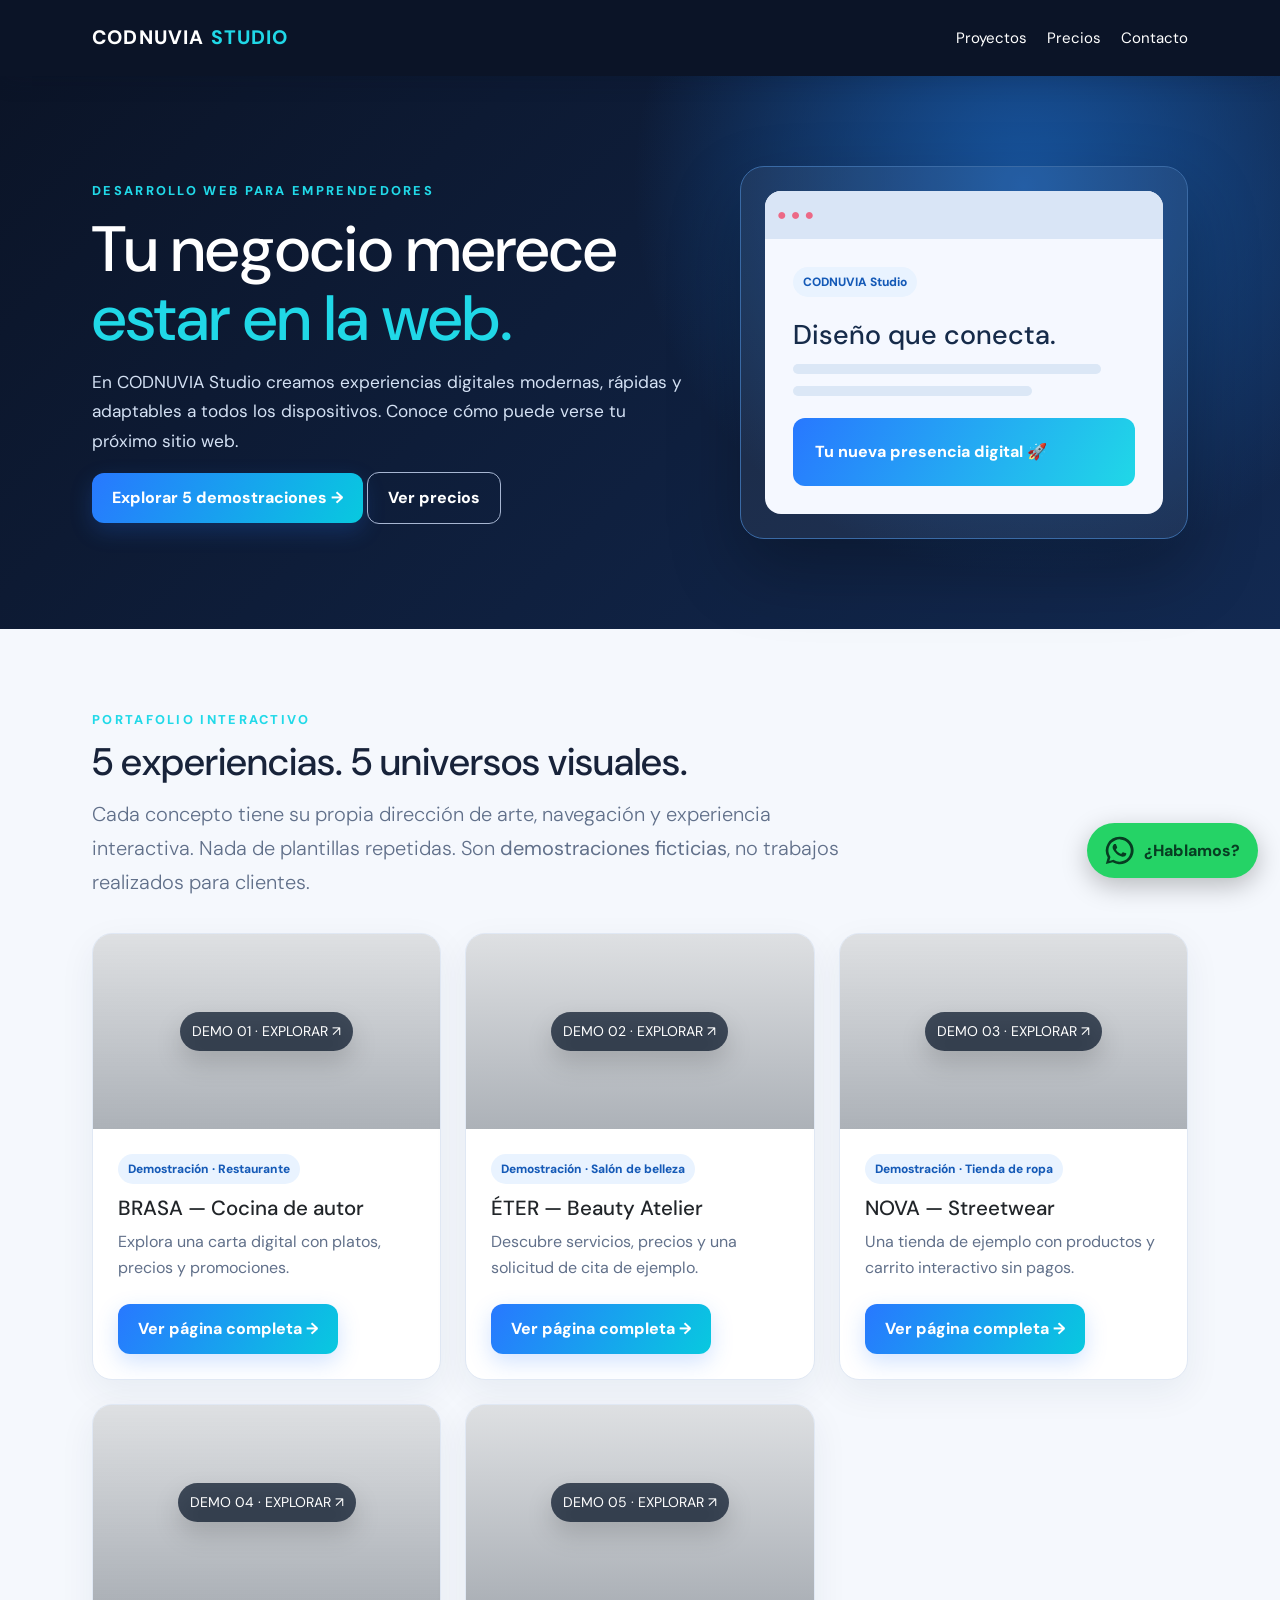
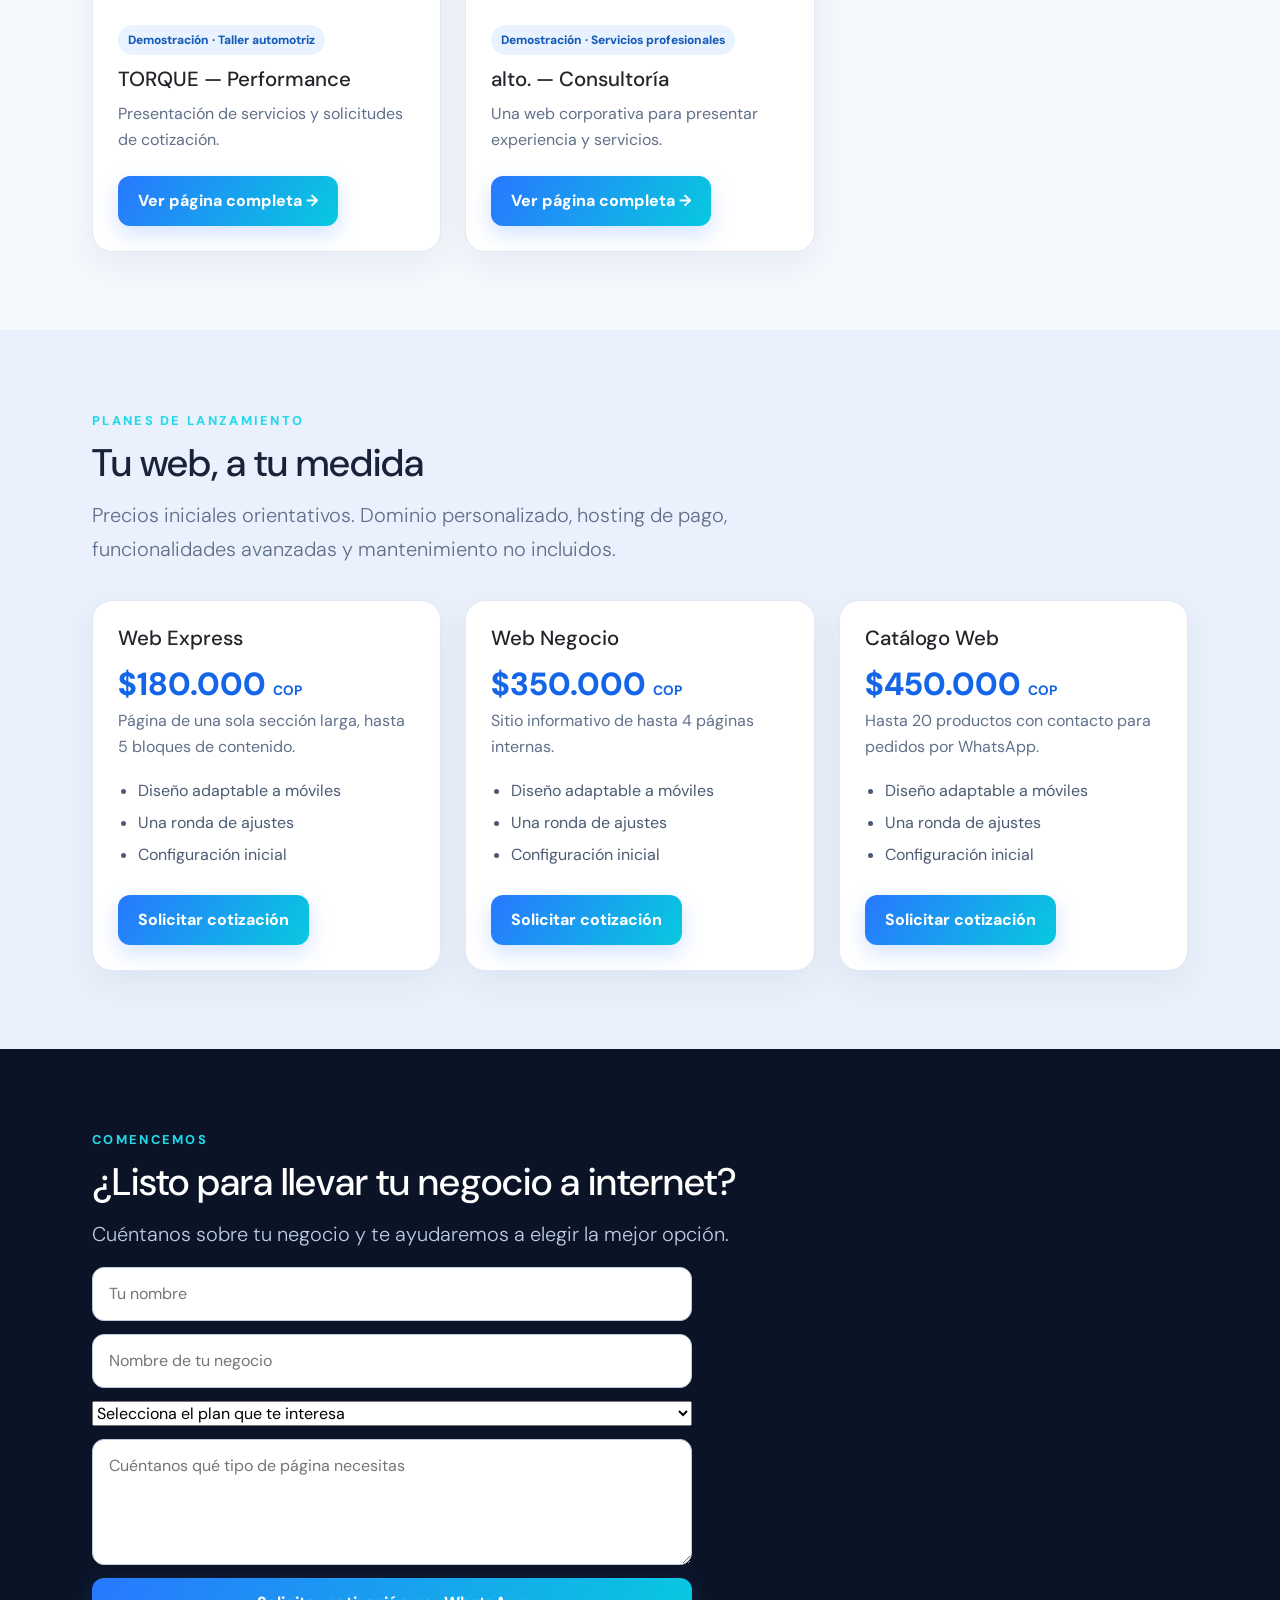
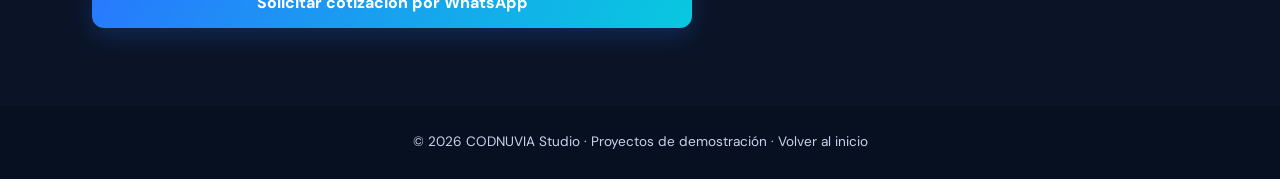
<file: index.html>
<!doctype html><html lang="es"><head><meta charset="utf-8"><meta name="viewport" content="width=device-width, initial-scale=1"><meta name="description" content="Diseño y desarrollo de páginas web para emprendedores y negocios en Colombia. Conoce nuestros planes desde $180.000 COP y solicita una cotización por WhatsApp."><title>CODNUVIA Studio | Páginas web para negocios en Colombia</title><link href="https://cdn.jsdelivr.net/npm/bootstrap@5.3.3/dist/css/bootstrap.min.css" rel="stylesheet"><link rel="stylesheet" href="assets/styles.css"><link rel="icon" href="assets/favicon.svg" type="image/svg+xml"><link rel="canonical" href="https://mariangel1004f.github.io/codnuvia-studio/"><meta name="robots" content="index,follow"><meta property="og:type" content="website"><meta property="og:url" content="https://mariangel1004f.github.io/codnuvia-studio/"><meta property="og:site_name" content="CODNUVIA Studio"><meta property="og:title" content="CODNUVIA Studio | Páginas web para negocios"><meta property="og:description" content="Creamos páginas web modernas para emprendedores y negocios. Planes desde $180.000 COP."><meta name="google-site-verification" content="aC8qSoG8FI5AbH-VyIa7qgejKYsNk5M7QhYCmjBsEqs"></head><body><header class="nav"><div class="container nav-inner"><a class="brand" href="index.html">CODNUVIA <span>STUDIO</span></a><nav class="nav-links" aria-label="Navegación principal"><a href="#proyectos">Proyectos</a><a href="#precios">Precios</a><a href="#contacto">Contacto</a></nav></div></header><main><section class="hero" id="inicio"><div class="container hero-grid"><div><div class="eyebrow">Desarrollo web para emprendedores</div><h1>Tu negocio merece <span style="color:#20d8e7">estar en la web.</span></h1><p>En CODNUVIA Studio creamos experiencias digitales modernas, rápidas y adaptables a todos los dispositivos. Conoce cómo puede verse tu próximo sitio web.</p><a class="btn" href="#proyectos">Explorar 5 demostraciones →</a> <a class="btn outline" href="#precios">Ver precios</a></div><div class="hero-art"><div class="window"><div class="dots">● ● ●</div><div class="window-content"><span class="tag">CODNUVIA Studio</span><h3>Diseño que conecta.</h3><div class="line" style="width:90%"></div><div class="line" style="width:70%"></div><div style="padding:22px;background:linear-gradient(120deg,#2878ff,#20d8e7);border-radius:12px;margin-top:22px;color:white;font-weight:800">Tu nueva presencia digital 🚀</div></div></div></div></div></section><section class="section" id="proyectos"><div class="container"><span class="eyebrow">Portafolio interactivo</span><h2>5 experiencias. 5 universos visuales.</h2><p class="lead">Cada concepto tiene su propia dirección de arte, navegación y experiencia interactiva. Nada de plantillas repetidas. Son <strong>demostraciones ficticias</strong>, no trabajos realizados para clientes.</p><div class="grid"><article class="card"><div class="thumb" style="background:linear-gradient(0deg,#07162955,#07162922),url('https://images.unsplash.com/photo-1547592180-85f173990554?w=700&q=80') center/cover"><span style="font-size:14px;background:#071629b8;color:#fff;padding:9px 12px;border-radius:40px">DEMO 01 · EXPLORAR ↗</span></div><div class="card-content"><span class="tag">Demostración · Restaurante</span><h3>BRASA — Cocina de autor</h3><p>Explora una carta digital con platos, precios y promociones.</p><a class="btn" href="restaurante/index.html">Ver página completa →</a></div></article><article class="card"><div class="thumb" style="background:linear-gradient(0deg,#07162955,#07162922),url('https://images.unsplash.com/photo-1524504388940-b1c1722653e1?w=700&q=80') center/cover"><span style="font-size:14px;background:#071629b8;color:#fff;padding:9px 12px;border-radius:40px">DEMO 02 · EXPLORAR ↗</span></div><div class="card-content"><span class="tag">Demostración · Salón de belleza</span><h3>ÉTER — Beauty Atelier</h3><p>Descubre servicios, precios y una solicitud de cita de ejemplo.</p><a class="btn" href="belleza/index.html">Ver página completa →</a></div></article><article class="card"><div class="thumb" style="background:linear-gradient(0deg,#07162955,#07162922),url('https://images.unsplash.com/photo-1483985988355-763728e1935b?w=700&q=80') center/cover"><span style="font-size:14px;background:#071629b8;color:#fff;padding:9px 12px;border-radius:40px">DEMO 03 · EXPLORAR ↗</span></div><div class="card-content"><span class="tag">Demostración · Tienda de ropa</span><h3>NOVA — Streetwear</h3><p>Una tienda de ejemplo con productos y carrito interactivo sin pagos.</p><a class="btn" href="tienda/index.html">Ver página completa →</a></div></article><article class="card"><div class="thumb" style="background:linear-gradient(0deg,#07162955,#07162922),url('https://images.unsplash.com/photo-1503376780353-7e6692767b70?w=700&q=80') center/cover"><span style="font-size:14px;background:#071629b8;color:#fff;padding:9px 12px;border-radius:40px">DEMO 04 · EXPLORAR ↗</span></div><div class="card-content"><span class="tag">Demostración · Taller automotriz</span><h3>TORQUE — Performance</h3><p>Presentación de servicios y solicitudes de cotización.</p><a class="btn" href="automotriz/index.html">Ver página completa →</a></div></article><article class="card"><div class="thumb" style="background:linear-gradient(0deg,#07162955,#07162922),url('https://images.unsplash.com/photo-1497366811353-6870744d04b2?w=700&q=80') center/cover"><span style="font-size:14px;background:#071629b8;color:#fff;padding:9px 12px;border-radius:40px">DEMO 05 · EXPLORAR ↗</span></div><div class="card-content"><span class="tag">Demostración · Servicios profesionales</span><h3>alto. — Consultoría</h3><p>Una web corporativa para presentar experiencia y servicios.</p><a class="btn" href="profesional/index.html">Ver página completa →</a></div></article></div></div></section><section class="section" id="precios" style="background:#eaf1fc"><div class="container"><span class="eyebrow">Planes de lanzamiento</span><h2>Tu web, a tu medida</h2><p class="lead">Precios iniciales orientativos. Dominio personalizado, hosting de pago, funcionalidades avanzadas y mantenimiento no incluidos.</p><div class="grid"><article class="card"><div class="card-content"><h3>Web Express</h3><div class="price">$180.000 <small style="font-size:.85rem">COP</small></div><p>Página de una sola sección larga, hasta 5 bloques de contenido.</p><ul class="features"><li>Diseño adaptable a móviles</li><li>Una ronda de ajustes</li><li>Configuración inicial</li></ul><a class="btn" href="#contacto" data-plan="Web Express">Solicitar cotización</a></div></article><article class="card"><div class="card-content"><h3>Web Negocio</h3><div class="price">$350.000 <small style="font-size:.85rem">COP</small></div><p>Sitio informativo de hasta 4 páginas internas.</p><ul class="features"><li>Diseño adaptable a móviles</li><li>Una ronda de ajustes</li><li>Configuración inicial</li></ul><a class="btn" href="#contacto" data-plan="Web Negocio">Solicitar cotización</a></div></article><article class="card"><div class="card-content"><h3>Catálogo Web</h3><div class="price">$450.000 <small style="font-size:.85rem">COP</small></div><p>Hasta 20 productos con contacto para pedidos por WhatsApp.</p><ul class="features"><li>Diseño adaptable a móviles</li><li>Una ronda de ajustes</li><li>Configuración inicial</li></ul><a class="btn" href="#contacto" data-plan="Catálogo Web">Solicitar cotización</a></div></article></div></div></section><section class="section contact" id="contacto"><div class="container"><span class="eyebrow">Comencemos</span><h2>¿Listo para llevar tu negocio a internet?</h2><p class="lead">Cuéntanos sobre tu negocio y te ayudaremos a elegir la mejor opción.</p><form class="form" id="lead-form"><input id="client-name" placeholder="Tu nombre" aria-label="Tu nombre" required><input id="client-business" placeholder="Nombre de tu negocio" aria-label="Nombre de tu negocio" required><select id="client-plan" aria-label="Plan de interés" required><option value="">Selecciona el plan que te interesa</option><option value="Web Express">Web Express — $180.000 COP</option><option value="Web Negocio">Web Negocio — $350.000 COP</option><option value="Catálogo Web">Catálogo Web — $450.000 COP</option><option value="Por definir">Necesito asesoría para elegir</option></select><textarea id="client-type" placeholder="Cuéntanos qué tipo de página necesitas" aria-label="Descripción del proyecto" rows="4" required></textarea><button type="submit" class="btn">Solicitar cotización por WhatsApp</button></form></div></section></main><footer class="footer">© <span id="year">2026</span> CODNUVIA Studio · Proyectos de demostración · <a href="index.html">Volver al inicio</a></footer><script src="assets/config.js"></script><script src="assets/script.js"></script><script>document.getElementById("year").textContent=new Date().getFullYear()</script><script>(function(){const prices={'Web Express':'$180.000 COP','Web Negocio':'$350.000 COP','Catálogo Web':'$450.000 COP'};const plan=document.getElementById('client-plan');document.querySelectorAll('[data-plan]').forEach(function(link){link.addEventListener('click',function(){plan.value=link.dataset.plan;});});document.getElementById('lead-form').addEventListener('submit',function(e){e.preventDefault();const name=document.getElementById('client-name').value.trim();const business=document.getElementById('client-business').value.trim();const selected=plan.value;const description=document.getElementById('client-type').value.trim();if(!name||!business||!selected||!description){this.reportValidity();return;}const message=['¡Hola, CODNUVIA Studio! 👋','Quiero solicitar una cotización.','','Nombre: '+name,'Negocio: '+business,'Plan: '+selected,'Precio de referencia: '+(prices[selected]||'Por definir'),'Necesito: '+description,'','Quedo atento a más información. ¡Gracias!'].join('\n');contactWhatsApp(message);});})();</script><a class="codnuvia-wa-float" href="https://wa.me/573022565677?text=Hola%2C%20CODNUVIA%20Studio.%20Quiero%20informaci%C3%B3n%20sobre%20una%20p%C3%A1gina%20web." target="_blank" rel="noopener noreferrer" aria-label="Escríbenos por WhatsApp" title="Escríbenos por WhatsApp"><svg aria-hidden="true" viewBox="0 0 32 32" width="29" height="29" fill="currentColor"><path d="M16 .8A15.1 15.1 0 0 0 3 23.6L.9 31l7.6-2A15.2 15.2 0 1 0 16 .8zm0 27.5a12.2 12.2 0 0 1-6.2-1.7l-.5-.3-4.5 1.2 1.2-4.4-.3-.5A12.3 12.3 0 1 1 16 28.3zm6.7-9.2c-.4-.2-2.2-1.1-2.6-1.2-.3-.1-.6-.2-.8.2-.2.4-1 1.2-1.2 1.4-.2.2-.4.3-.8.1-.4-.2-1.6-.6-3-1.9-1.1-1-1.9-2.2-2.1-2.6-.2-.4 0-.6.2-.8l.6-.7.4-.6c.1-.2 0-.5 0-.7l-1.2-2.9c-.3-.7-.6-.6-.8-.6h-.7c-.3 0-.7.1-1 .5-.3.4-1.3 1.3-1.3 3.1s1.3 3.5 1.5 3.8c.2.2 2.6 4 6.4 5.6.9.4 1.6.6 2.1.7.9.3 1.7.3 2.3.2.7-.1 2.2-.9 2.5-1.8.3-.9.3-1.7.2-1.8-.1-.2-.3-.3-.7-.5z"/></svg><span>¿Hablamos?</span></a><style>.codnuvia-wa-float{position:fixed;right:22px;bottom:22px;z-index:1000;display:flex;align-items:center;gap:10px;padding:13px 18px;border-radius:999px;background:#25d366;color:#073d22;text-decoration:none;font-weight:800;box-shadow:0 8px 26px rgba(0,0,0,.25);transition:transform .2s,box-shadow .2s}.codnuvia-wa-float:hover,.codnuvia-wa-float:focus-visible{transform:translateY(-3px);box-shadow:0 12px 28px rgba(0,0,0,.3);color:#073d22}.codnuvia-wa-float svg{flex-shrink:0}@media(max-width:560px){.codnuvia-wa-float{right:15px;bottom:15px;padding:13px}.codnuvia-wa-float span{display:none}}</style></body></html>
</file>
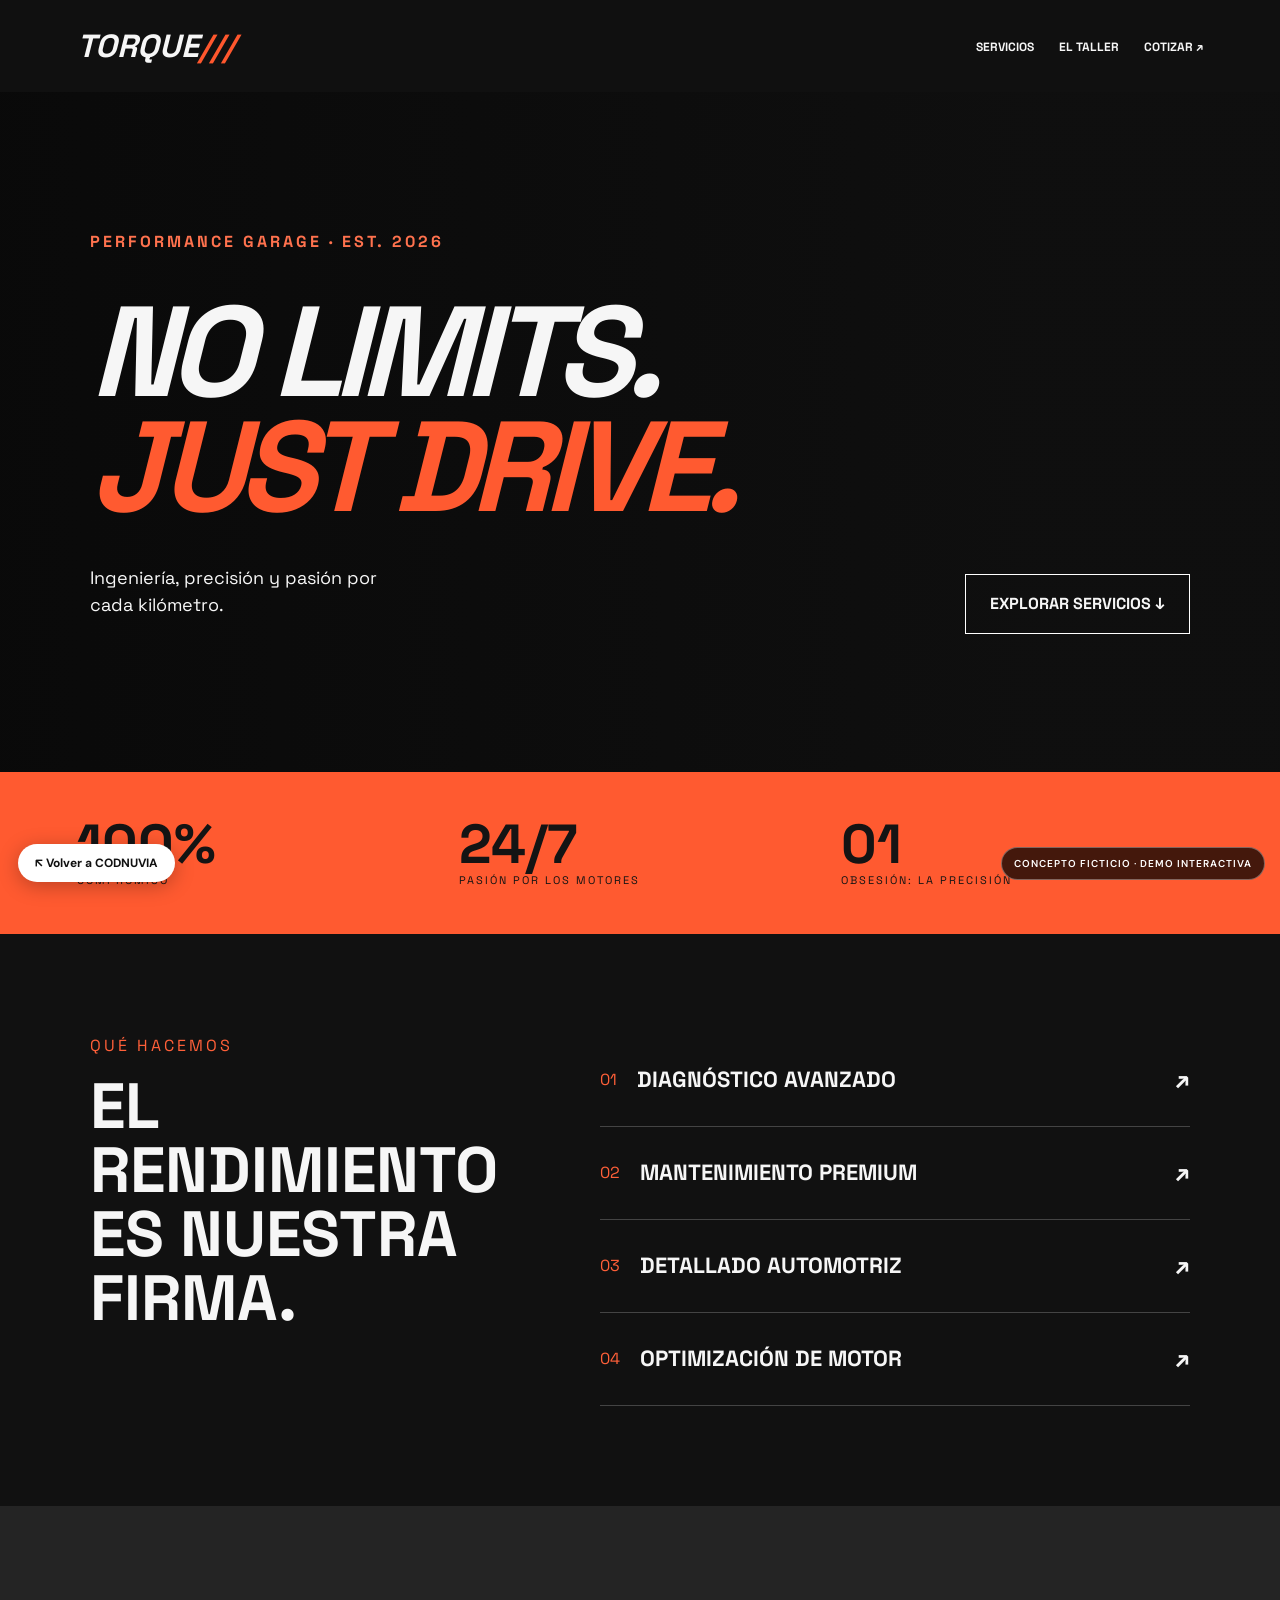
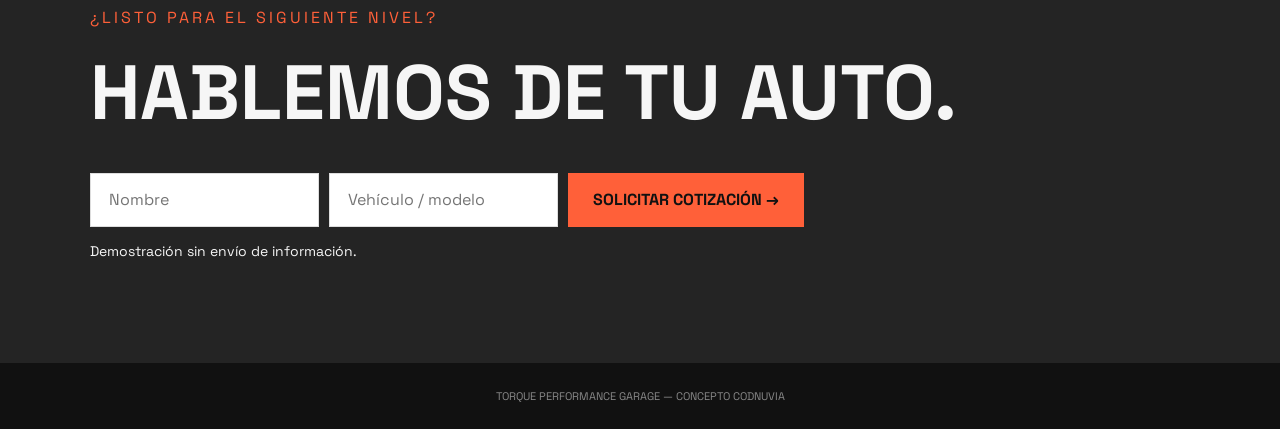
<file: automotriz/index.html>
<!doctype html><html lang="es"><head><title>TORQUE / Performance Garage · Demo CODNUVIA</title><meta charset="utf-8"><meta name="viewport" content="width=device-width,initial-scale=1"><link rel="preconnect" href="https://fonts.googleapis.com"><link href="https://fonts.googleapis.com/css2?family=DM+Sans:wght@400;500;600;700;800&family=Playfair+Display:wght@500;600;700&family=Space+Grotesk:wght@400;500;600;700&display=swap" rel="stylesheet"><link href="https://cdn.jsdelivr.net/npm/bootstrap@5.3.3/dist/css/bootstrap.min.css" rel="stylesheet"><link rel="stylesheet" href="../assets/impact.css"><link rel="canonical" href="https://mariangel1004f.github.io/codnuvia-studio/automotriz/index.html"><meta name="robots" content="index,follow"><meta property="og:type" content="website"><meta property="og:url" content="https://mariangel1004f.github.io/codnuvia-studio/automotriz/index.html"><meta property="og:site_name" content="CODNUVIA Studio"></head><body class="automotriz"><a class="back" href="../index.html#proyectos">↖ Volver a CODNUVIA</a><span class="demo-badge">CONCEPTO FICTICIO · DEMO INTERACTIVA</span><nav class="auto-nav"><strong>TORQUE<span>///</span></strong><div><a href="#servicios">SERVICIOS</a><a href="#nosotros">EL TALLER</a><a href="#cotizar">COTIZAR ↗</a></div></nav><header class="auto-hero"><div class="auto-hero-inner"><p>PERFORMANCE GARAGE · EST. 2026</p><h1>NO LIMITS.<br><span>JUST DRIVE.</span></h1><div class="auto-hero-bottom"><p>Ingeniería, precisión y pasión por cada kilómetro.</p><a href="#servicios">EXPLORAR SERVICIOS ↓</a></div></div></header><section class="auto-stats" id="nosotros"><div><b>100%</b><span>COMPROMISO</span></div><div><b>24/7</b><span>PASIÓN POR LOS MOTORES</span></div><div><b>01</b><span>OBSESIÓN: LA PRECISIÓN</span></div></section><section class="auto-services" id="servicios"><div class="auto-heading"><p>QUÉ HACEMOS</p><h2>EL RENDIMIENTO<br>ES NUESTRA FIRMA.</h2></div><div class="auto-list"><a href="#cotizar"><span>01</span><strong>DIAGNÓSTICO AVANZADO</strong><b>↗</b></a><a href="#cotizar"><span>02</span><strong>MANTENIMIENTO PREMIUM</strong><b>↗</b></a><a href="#cotizar"><span>03</span><strong>DETALLADO AUTOMOTRIZ</strong><b>↗</b></a><a href="#cotizar"><span>04</span><strong>OPTIMIZACIÓN DE MOTOR</strong><b>↗</b></a></div></section><section class="auto-cta" id="cotizar"><p>¿LISTO PARA EL SIGUIENTE NIVEL?</p><h2>HABLEMOS DE TU AUTO.</h2><form data-demo-form><input required placeholder="Nombre"><input required placeholder="Vehículo / modelo"><button>SOLICITAR COTIZACIÓN →</button></form><small>Demostración sin envío de información.</small></section><footer class="auto-foot">TORQUE PERFORMANCE GARAGE — CONCEPTO CODNUVIA</footer><script src="../assets/impact.js"></script></body></html>
</file>
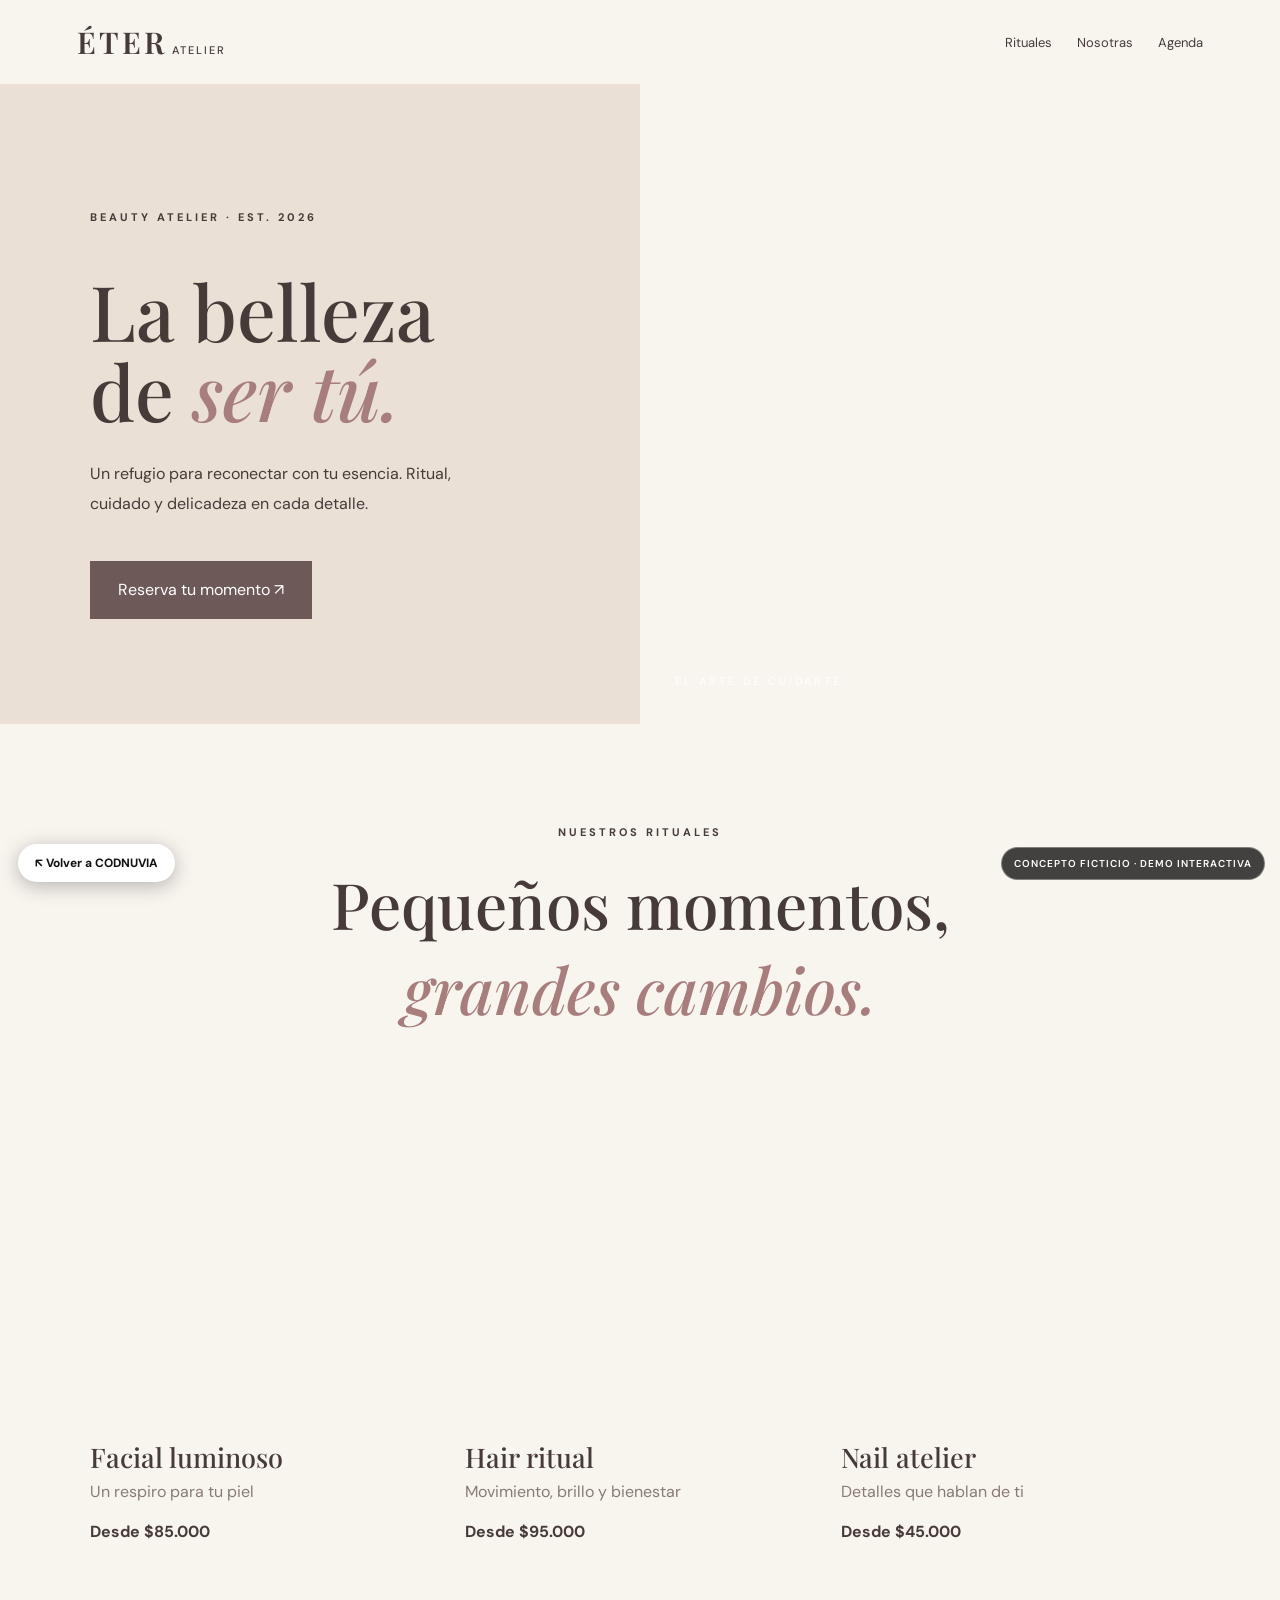
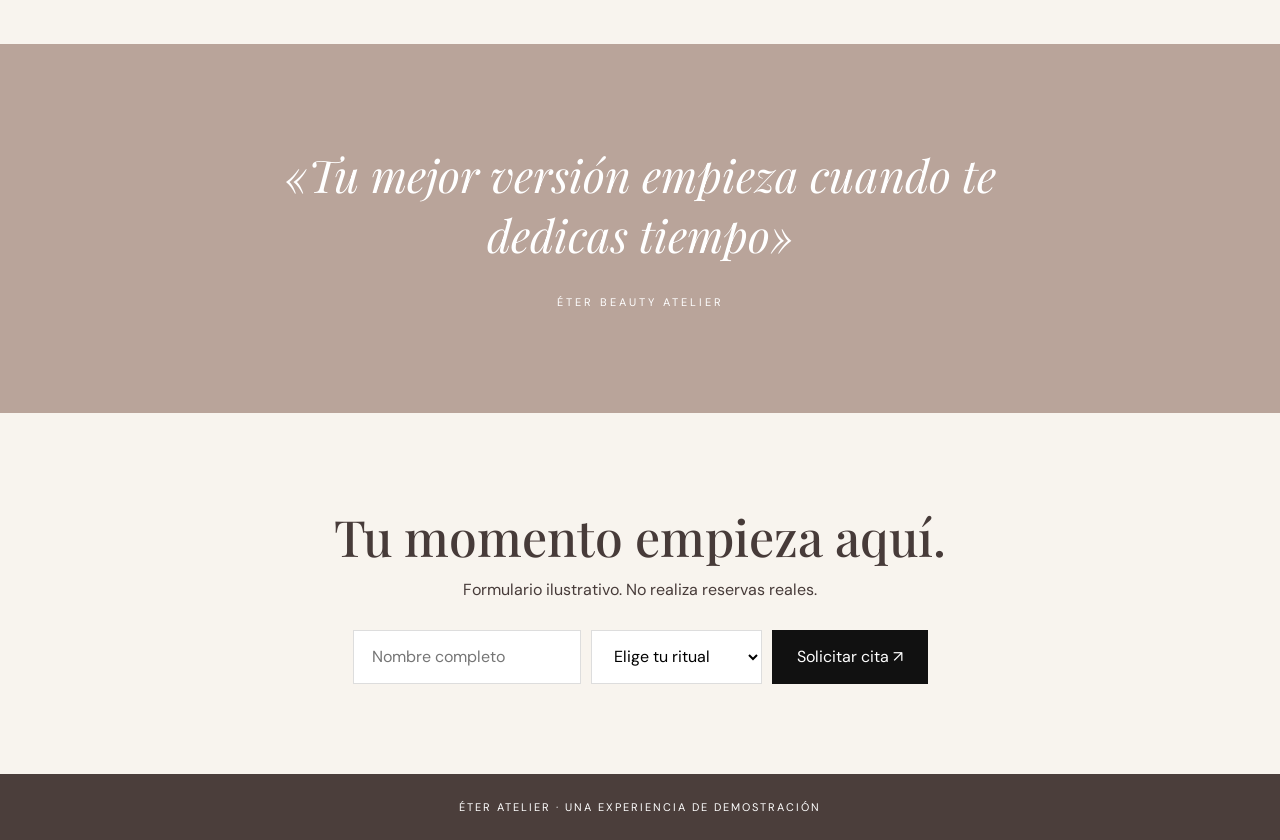
<file: belleza/index.html>
<!doctype html><html lang="es"><head><title>ÉTER / Beauty Atelier · Demo CODNUVIA</title><meta charset="utf-8"><meta name="viewport" content="width=device-width,initial-scale=1"><link rel="preconnect" href="https://fonts.googleapis.com"><link href="https://fonts.googleapis.com/css2?family=DM+Sans:wght@400;500;600;700;800&family=Playfair+Display:wght@500;600;700&family=Space+Grotesk:wght@400;500;600;700&display=swap" rel="stylesheet"><link href="https://cdn.jsdelivr.net/npm/bootstrap@5.3.3/dist/css/bootstrap.min.css" rel="stylesheet"><link rel="stylesheet" href="../assets/impact.css"><link rel="canonical" href="https://mariangel1004f.github.io/codnuvia-studio/belleza/index.html"><meta name="robots" content="index,follow"><meta property="og:type" content="website"><meta property="og:url" content="https://mariangel1004f.github.io/codnuvia-studio/belleza/index.html"><meta property="og:site_name" content="CODNUVIA Studio"></head><body class="belleza"><a class="back" href="../index.html#proyectos">↖ Volver a CODNUVIA</a><span class="demo-badge">CONCEPTO FICTICIO · DEMO INTERACTIVA</span><nav class="beauty-nav"><strong>ÉTER<span> ATELIER</span></strong><div><a href="#rituales">Rituales</a><a href="#filosofia">Nosotras</a><a href="#cita">Agenda</a></div></nav><header class="beauty-hero"><div class="beauty-copy"><p class="kicker">BEAUTY ATELIER · EST. 2026</p><h1>La belleza<br>de <i>ser tú.</i></h1><p>Un refugio para reconectar con tu esencia. Ritual, cuidado y delicadeza en cada detalle.</p><a class="beauty-btn" href="#cita">Reserva tu momento ↗</a></div><div class="beauty-photo"><span>EL ARTE DE CUIDARTE</span></div></header><section class="beauty-services" id="rituales"><p class="kicker">NUESTROS RITUALES</p><h2>Pequeños momentos,<br><i>grandes cambios.</i></h2><div class="beauty-grid"><article><div class="beauty-img bi1"></div><h3>Facial luminoso</h3><p>Un respiro para tu piel</p><b>Desde $85.000</b></article><article><div class="beauty-img bi2"></div><h3>Hair ritual</h3><p>Movimiento, brillo y bienestar</p><b>Desde $95.000</b></article><article><div class="beauty-img bi3"></div><h3>Nail atelier</h3><p>Detalles que hablan de ti</p><b>Desde $45.000</b></article></div></section><section class="beauty-quote" id="filosofia"><p>«Tu mejor versión empieza cuando te dedicas tiempo»</p><span>ÉTER BEAUTY ATELIER</span></section><section class="beauty-book" id="cita"><h2>Tu momento empieza aquí.</h2><p>Formulario ilustrativo. No realiza reservas reales.</p><form data-demo-form><input required placeholder="Nombre completo"><select required><option value="">Elige tu ritual</option><option>Facial luminoso</option><option>Hair ritual</option><option>Nail atelier</option></select><button>Solicitar cita ↗</button></form></section><footer class="beauty-foot">ÉTER ATELIER · UNA EXPERIENCIA DE DEMOSTRACIÓN</footer><script src="../assets/impact.js"></script></body></html>
</file>
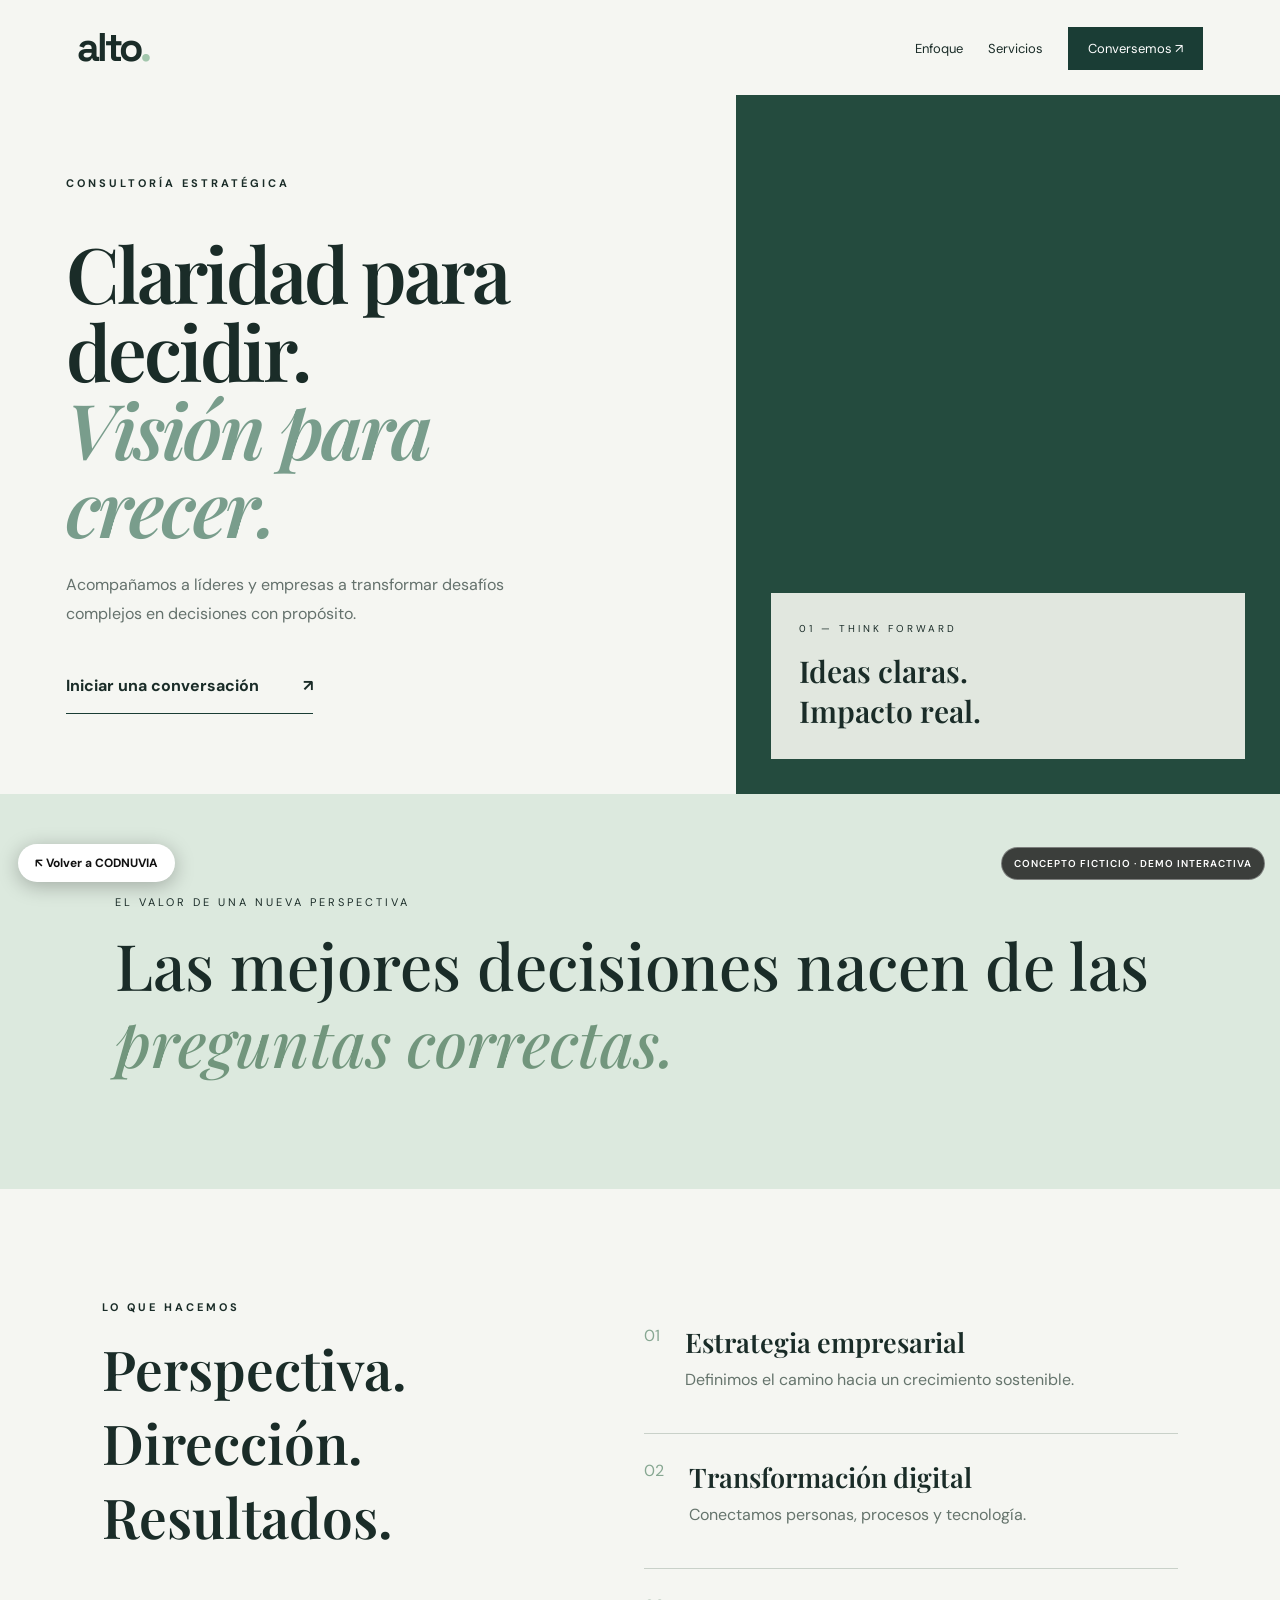
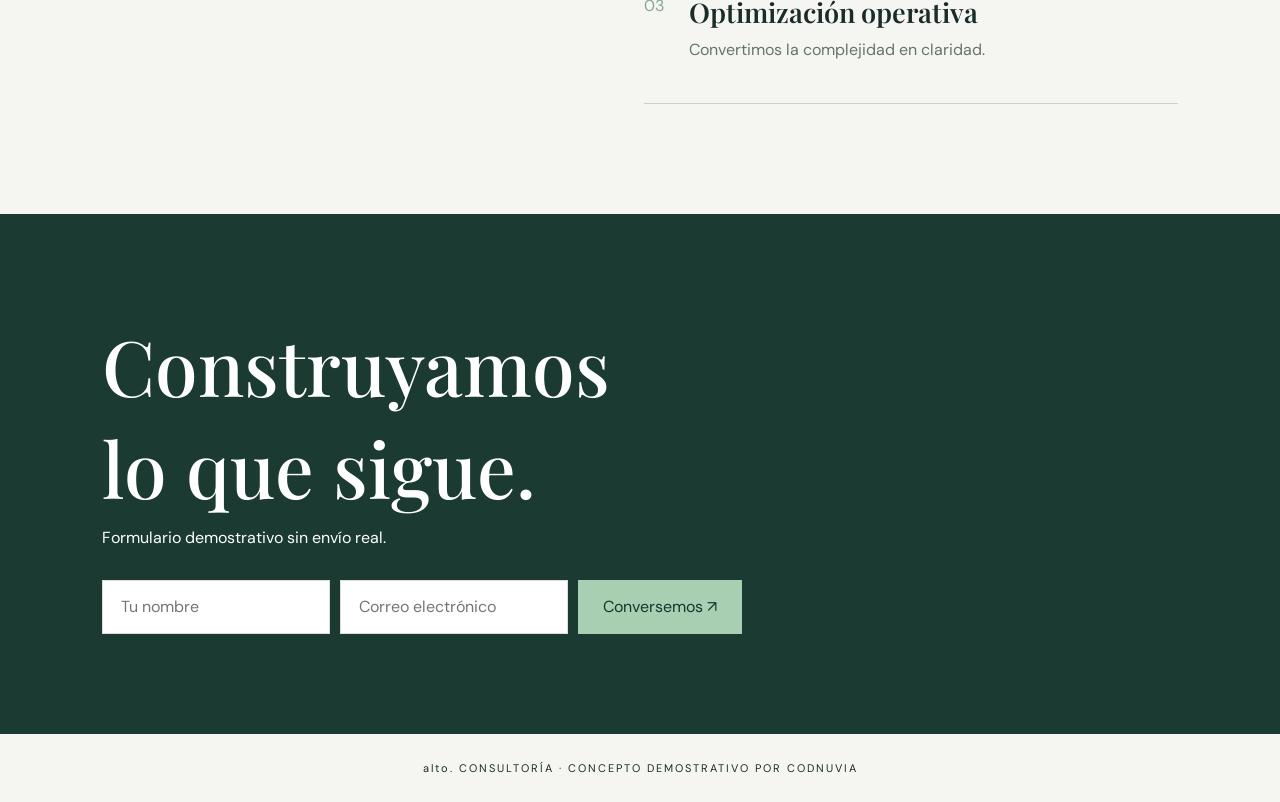
<file: profesional/index.html>
<!doctype html><html lang="es"><head><title>ALTO / Consultoría estratégica · Demo CODNUVIA</title><meta charset="utf-8"><meta name="viewport" content="width=device-width,initial-scale=1"><link rel="preconnect" href="https://fonts.googleapis.com"><link href="https://fonts.googleapis.com/css2?family=DM+Sans:wght@400;500;600;700;800&family=Playfair+Display:wght@500;600;700&family=Space+Grotesk:wght@400;500;600;700&display=swap" rel="stylesheet"><link href="https://cdn.jsdelivr.net/npm/bootstrap@5.3.3/dist/css/bootstrap.min.css" rel="stylesheet"><link rel="stylesheet" href="../assets/impact.css"><link rel="canonical" href="https://mariangel1004f.github.io/codnuvia-studio/profesional/index.html"><meta name="robots" content="index,follow"><meta property="og:type" content="website"><meta property="og:url" content="https://mariangel1004f.github.io/codnuvia-studio/profesional/index.html"><meta property="og:site_name" content="CODNUVIA Studio"></head><body class="profesional"><a class="back" href="../index.html#proyectos">↖ Volver a CODNUVIA</a><span class="demo-badge">CONCEPTO FICTICIO · DEMO INTERACTIVA</span><nav class="pro-nav"><strong>alto<span>.</span></strong><div><a href="#enfoque">Enfoque</a><a href="#servicios">Servicios</a><a class="pro-nav-cta" href="#contacto">Conversemos ↗</a></div></nav><header class="pro-hero"><div class="pro-hero-text"><p class="kicker">CONSULTORÍA ESTRATÉGICA</p><h1>Claridad para<br>decidir.<br><em>Visión para</em><br><em>crecer.</em></h1><p>Acompañamos a líderes y empresas a transformar desafíos complejos en decisiones con propósito.</p><a href="#contacto">Iniciar una conversación <span>↗</span></a></div><div class="pro-art"><div class="pro-art-inner"><span>01 — THINK FORWARD</span><b>Ideas claras.<br>Impacto real.</b></div></div></header><section class="pro-about" id="enfoque"><p>EL VALOR DE UNA NUEVA PERSPECTIVA</p><h2>Las mejores decisiones nacen de las <em>preguntas correctas.</em></h2></section><section class="pro-services" id="servicios"><div><p class="kicker">LO QUE HACEMOS</p><h2>Perspectiva.<br>Dirección.<br>Resultados.</h2></div><div><article><span>01</span><div><h3>Estrategia empresarial</h3><p>Definimos el camino hacia un crecimiento sostenible.</p></div></article><article><span>02</span><div><h3>Transformación digital</h3><p>Conectamos personas, procesos y tecnología.</p></div></article><article><span>03</span><div><h3>Optimización operativa</h3><p>Convertimos la complejidad en claridad.</p></div></article></div></section><section class="pro-contact" id="contacto"><h2>Construyamos<br>lo que sigue.</h2><p>Formulario demostrativo sin envío real.</p><form data-demo-form><input required placeholder="Tu nombre"><input required type="email" placeholder="Correo electrónico"><button>Conversemos ↗</button></form></section><footer class="pro-foot">alto. CONSULTORÍA · CONCEPTO DEMOSTRATIVO POR CODNUVIA</footer><script src="../assets/impact.js"></script></body></html>
</file>
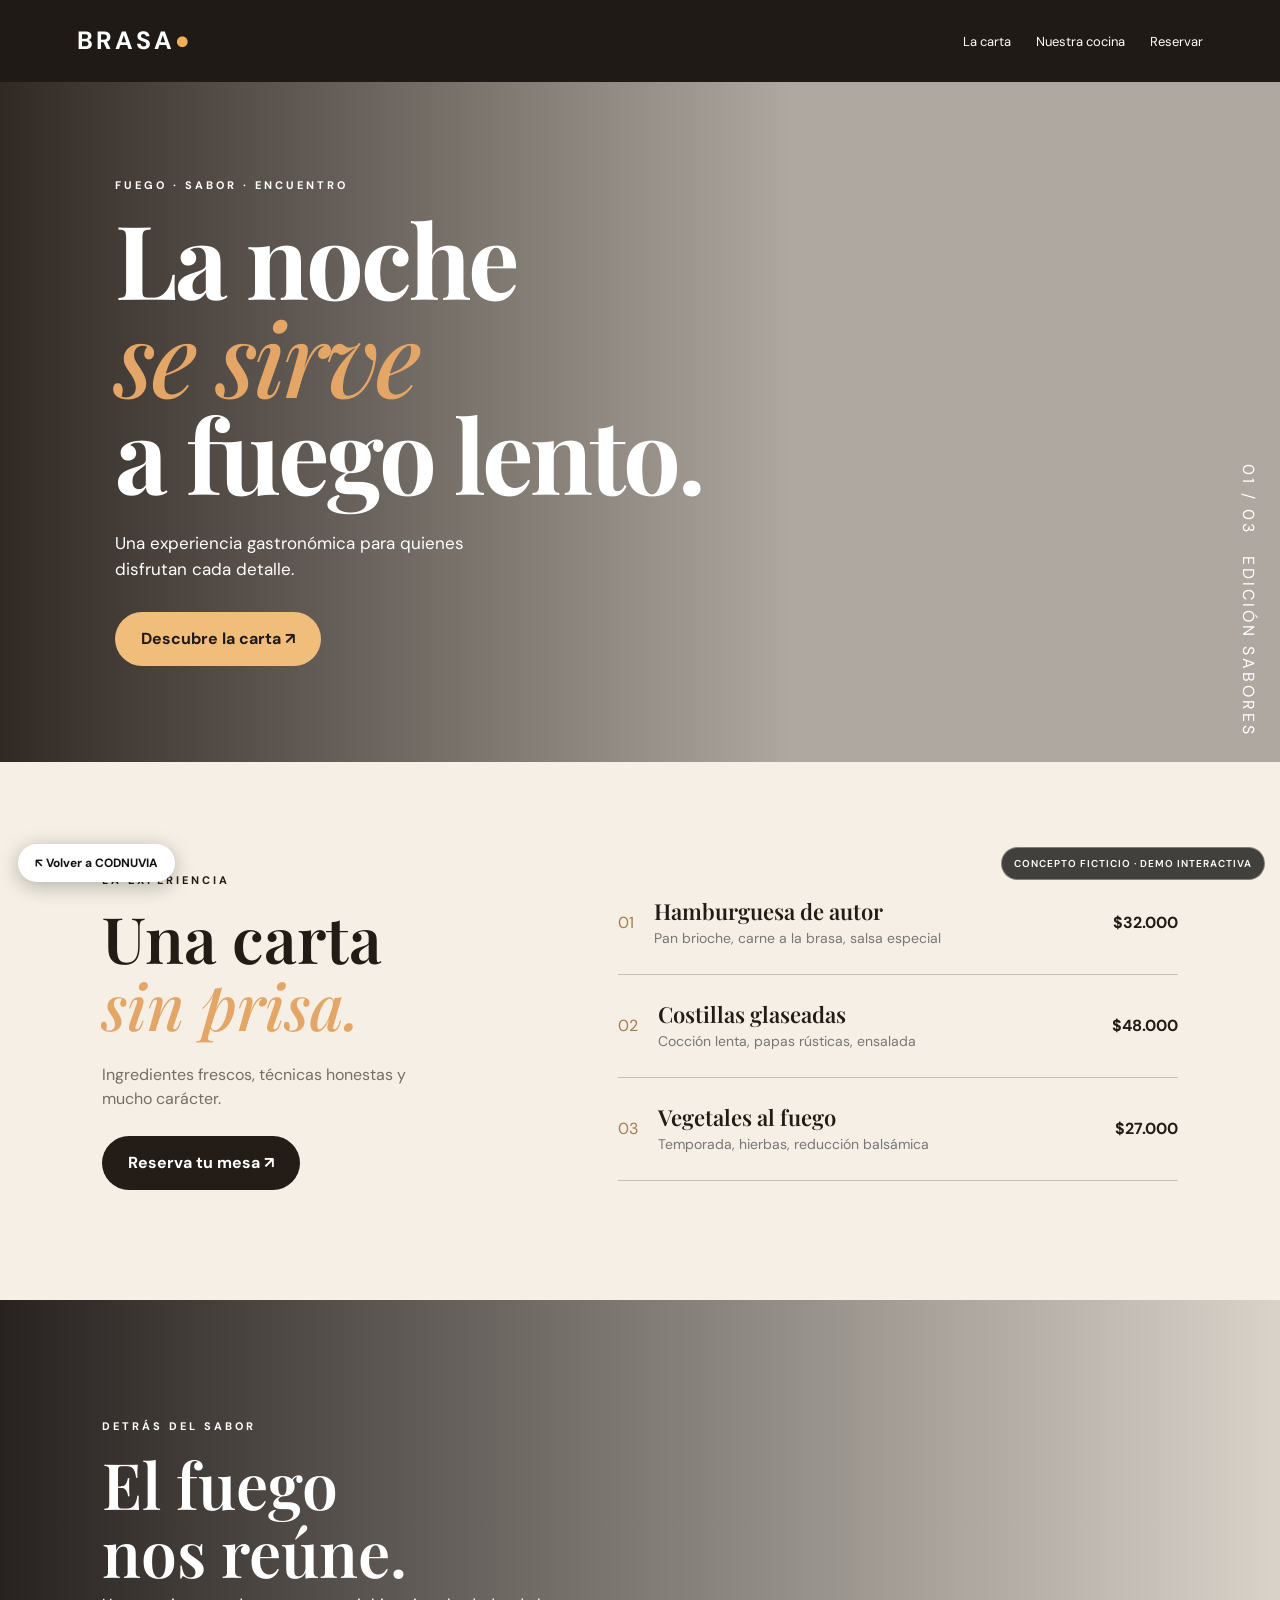
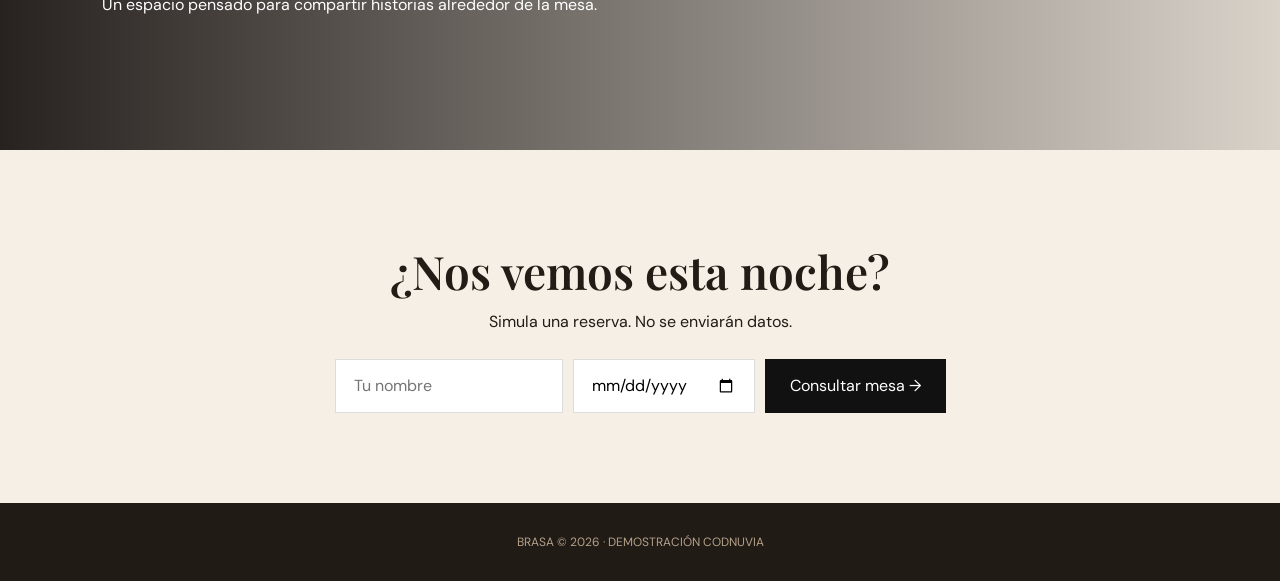
<file: restaurante/index.html>
<!doctype html><html lang="es"><head><title>BRASA / Cocina de autor · Demo CODNUVIA</title><meta charset="utf-8"><meta name="viewport" content="width=device-width,initial-scale=1"><link rel="preconnect" href="https://fonts.googleapis.com"><link href="https://fonts.googleapis.com/css2?family=DM+Sans:wght@400;500;600;700;800&family=Playfair+Display:wght@500;600;700&family=Space+Grotesk:wght@400;500;600;700&display=swap" rel="stylesheet"><link href="https://cdn.jsdelivr.net/npm/bootstrap@5.3.3/dist/css/bootstrap.min.css" rel="stylesheet"><link rel="stylesheet" href="../assets/impact.css"><link rel="canonical" href="https://mariangel1004f.github.io/codnuvia-studio/restaurante/index.html"><meta name="robots" content="index,follow"><meta property="og:type" content="website"><meta property="og:url" content="https://mariangel1004f.github.io/codnuvia-studio/restaurante/index.html"><meta property="og:site_name" content="CODNUVIA Studio"></head><body class="restaurante"><a class="back" href="../index.html#proyectos">↖ Volver a CODNUVIA</a><span class="demo-badge">CONCEPTO FICTICIO · DEMO INTERACTIVA</span><nav class="rest-nav"><strong>BRASA<span>●</span></strong><div><a href="#menu">La carta</a><a href="#historia">Nuestra cocina</a><a href="#reserva">Reservar</a></div></nav><header class="rest-hero"><div class="rest-overlay"><p class="kicker">FUEGO · SABOR · ENCUENTRO</p><h1>La noche<br><em>se sirve</em><br>a fuego lento.</h1><p>Una experiencia gastronómica para quienes disfrutan cada detalle.</p><a class="pill light" href="#menu">Descubre la carta ↗</a></div><div class="rest-side">01 / 03 &nbsp; EDICIÓN SABORES</div></header><section class="rest-menu" id="menu"><div><p class="kicker">LA EXPERIENCIA</p><h2>Una carta<br><em>sin prisa.</em></h2><p>Ingredientes frescos, técnicas honestas y mucho carácter.</p><a class="pill dark" href="#reserva">Reserva tu mesa ↗</a></div><div class="menu-list"><article><span>01</span><div><h3>Hamburguesa de autor</h3><small>Pan brioche, carne a la brasa, salsa especial</small></div><b>$32.000</b></article><article><span>02</span><div><h3>Costillas glaseadas</h3><small>Cocción lenta, papas rústicas, ensalada</small></div><b>$48.000</b></article><article><span>03</span><div><h3>Vegetales al fuego</h3><small>Temporada, hierbas, reducción balsámica</small></div><b>$27.000</b></article></div></section><section class="rest-story" id="historia"><div><p class="kicker">DETRÁS DEL SABOR</p><h2>El fuego<br>nos reúne.</h2><p>Un espacio pensado para compartir historias alrededor de la mesa.</p></div></section><section class="rest-reserve" id="reserva"><h2>¿Nos vemos esta noche?</h2><p>Simula una reserva. No se enviarán datos.</p><form data-demo-form><input required placeholder="Tu nombre"><input required type="date"><button>Consultar mesa →</button></form></section><footer class="rest-foot">BRASA © 2026 · DEMOSTRACIÓN CODNUVIA</footer><script src="../assets/impact.js"></script></body></html>
</file>
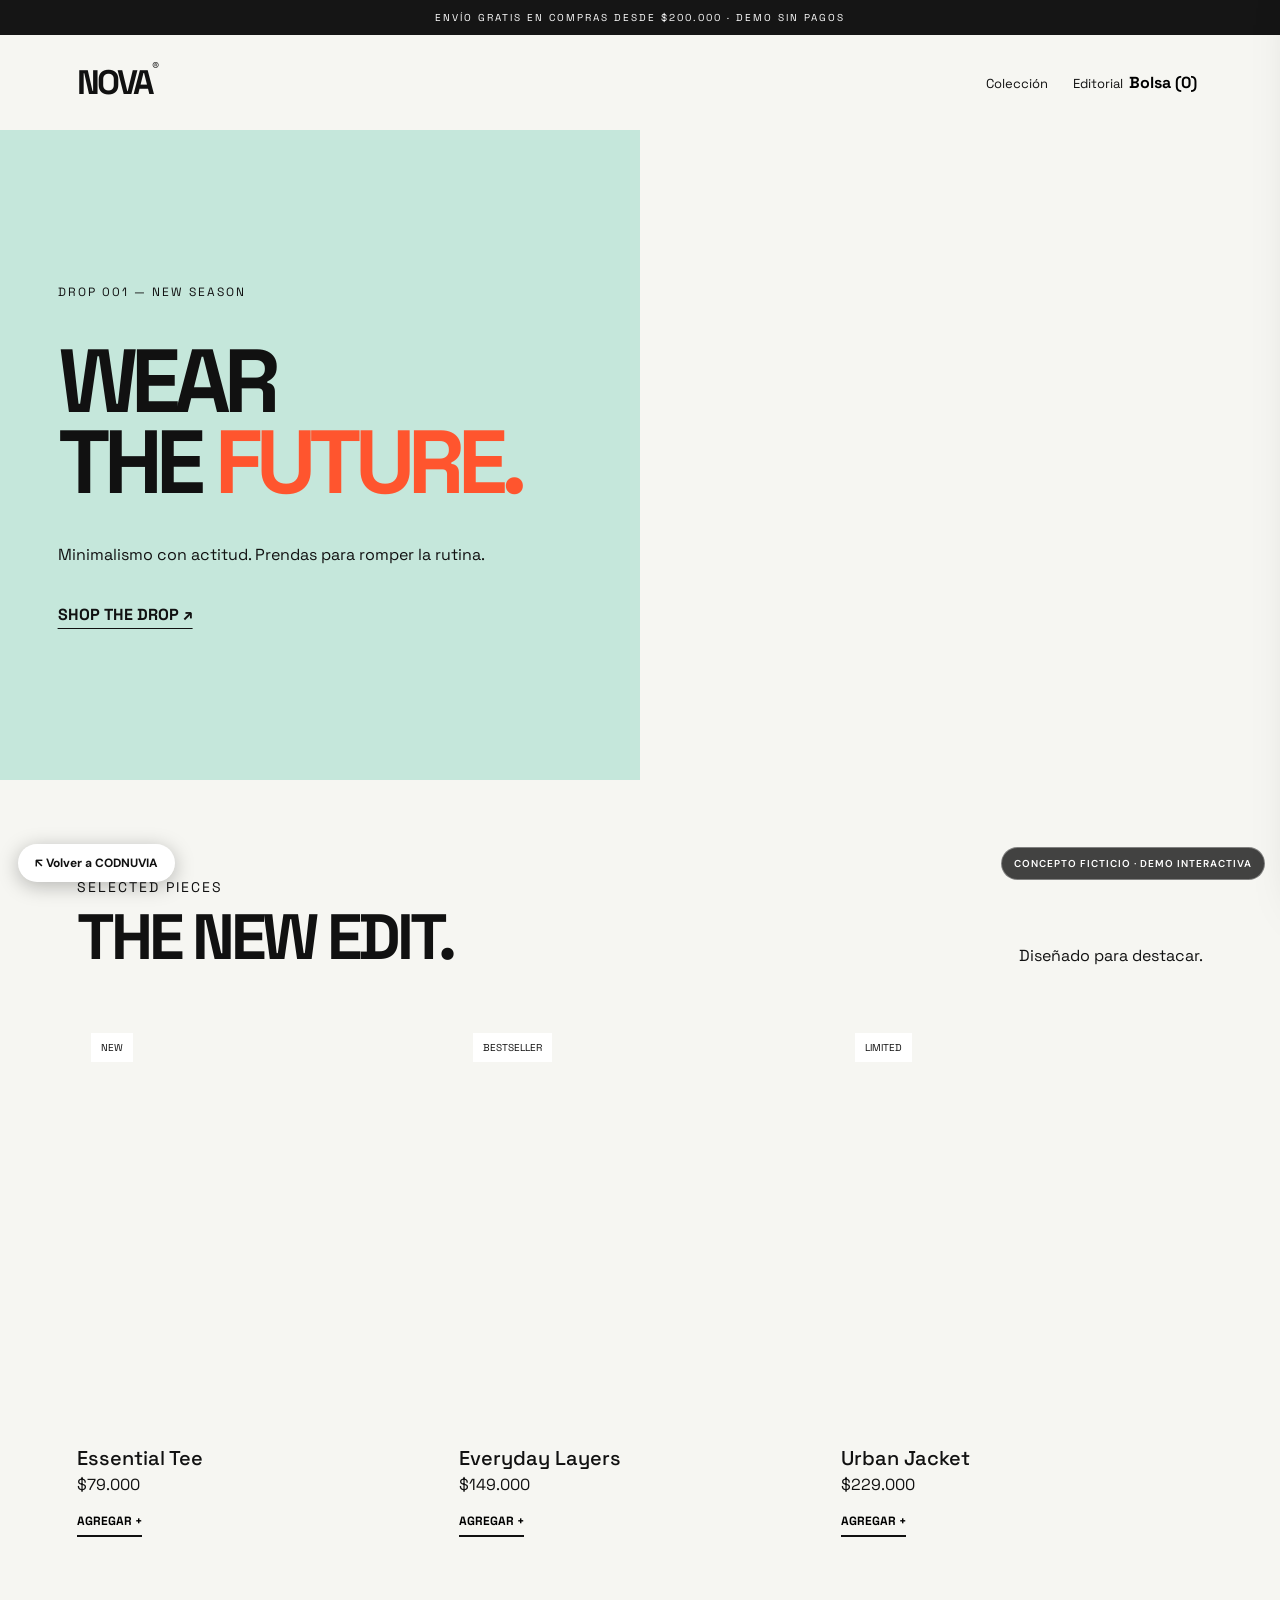
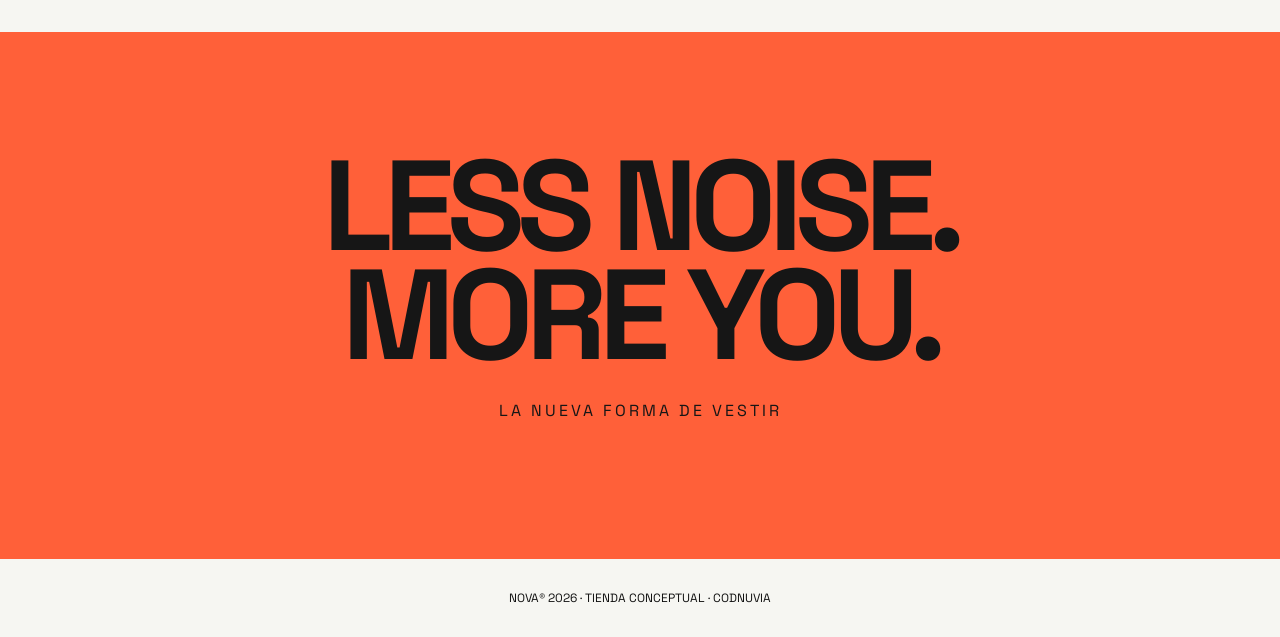
<file: tienda/index.html>
<!doctype html><html lang="es"><head><title>NOVA / Wear the future · Demo CODNUVIA</title><meta charset="utf-8"><meta name="viewport" content="width=device-width,initial-scale=1"><link rel="preconnect" href="https://fonts.googleapis.com"><link href="https://fonts.googleapis.com/css2?family=DM+Sans:wght@400;500;600;700;800&family=Playfair+Display:wght@500;600;700&family=Space+Grotesk:wght@400;500;600;700&display=swap" rel="stylesheet"><link href="https://cdn.jsdelivr.net/npm/bootstrap@5.3.3/dist/css/bootstrap.min.css" rel="stylesheet"><link rel="stylesheet" href="../assets/impact.css"><link rel="canonical" href="https://mariangel1004f.github.io/codnuvia-studio/tienda/index.html"><meta name="robots" content="index,follow"><meta property="og:type" content="website"><meta property="og:url" content="https://mariangel1004f.github.io/codnuvia-studio/tienda/index.html"><meta property="og:site_name" content="CODNUVIA Studio"></head><body class="tienda"><a class="back" href="../index.html#proyectos">↖ Volver a CODNUVIA</a><span class="demo-badge">CONCEPTO FICTICIO · DEMO INTERACTIVA</span><div class="shop-announcement">ENVÍO GRATIS EN COMPRAS DESDE $200.000 · DEMO SIN PAGOS</div><nav class="shop-nav"><strong>NOVA<span>®</span></strong><div><a href="#coleccion">Colección</a><a href="#editorial">Editorial</a><button id="cartBtn">Bolsa (<span id="cartCount">0</span>)</button></div></nav><header class="shop-hero"><div class="shop-hero-text"><span>DROP 001 — NEW SEASON</span><h1>WEAR<br>THE <i>FUTURE.</i></h1><p>Minimalismo con actitud. Prendas para romper la rutina.</p><a href="#coleccion">SHOP THE DROP ↗</a></div><div class="shop-hero-photo"></div></header><section class="shop-collection" id="coleccion"><div class="shop-section-head"><div><small>SELECTED PIECES</small><h2>THE NEW EDIT.</h2></div><p>Diseñado para destacar.</p></div><div class="shop-grid"><article><div class="shop-product sp1"><span>NEW</span></div><h3>Essential Tee</h3><p>$79.000</p><button class="add-cart" data-name="Essential Tee">AGREGAR +</button></article><article><div class="shop-product sp2"><span>BESTSELLER</span></div><h3>Everyday Layers</h3><p>$149.000</p><button class="add-cart" data-name="Everyday Layers">AGREGAR +</button></article><article><div class="shop-product sp3"><span>LIMITED</span></div><h3>Urban Jacket</h3><p>$229.000</p><button class="add-cart" data-name="Urban Jacket">AGREGAR +</button></article></div></section><section class="shop-editorial" id="editorial"><h2>LESS NOISE.<br>MORE YOU.</h2><p>LA NUEVA FORMA DE VESTIR</p></section><aside class="cart-panel" id="cartPanel" aria-label="Carrito"><button id="closeCart">✕ Cerrar</button><h2>TU BOLSA</h2><div id="cartItems">Tu bolsa está vacía.</div><p>Carrito de demostración: no procesa pagos.</p><button id="clearCart">Vaciar bolsa</button></aside><footer class="shop-foot">NOVA® 2026 · TIENDA CONCEPTUAL · CODNUVIA</footer><script src="../assets/impact.js"></script></body></html>
</file>
<file: assets/styles.css>
@import url('https://fonts.googleapis.com/css2?family=DM+Sans:wght@400;500;600;700;800&display=swap');
:root{--ink:#0b1427;--blue:#2878ff;--cyan:#20d8e7;--muted:#61708a}*{box-sizing:border-box}html{scroll-behavior:smooth}body{margin:0;font-family:'DM Sans',Arial,sans-serif;color:#18233a;background:#f5f8fd}a{text-decoration:none;color:inherit}button,input,textarea{font:inherit}button{cursor:pointer}.container{width:min(1120px,92%);margin:auto}.nav{position:sticky;top:0;z-index:20;background:#0b1427;color:white;box-shadow:0 6px 20px #0b142725}.nav-inner{min-height:76px;display:flex;justify-content:space-between;align-items:center;gap:18px;flex-wrap:wrap}.brand{font-weight:800;letter-spacing:.06em;font-size:1.22rem}.brand span{color:#20d8e7}.nav-links{display:flex;align-items:center;gap:20px;flex-wrap:wrap;font-size:.94rem}.nav-links a:hover{color:#20d8e7}.btn{display:inline-flex;align-items:center;justify-content:center;border:0;border-radius:12px;padding:13px 20px;background:linear-gradient(120deg,#2878ff,#08c9df);color:#fff;font-weight:800;box-shadow:0 8px 22px #2878ff35}.btn:hover{filter:brightness(1.08)}.btn.outline{background:transparent;border:1px solid #a7b6d2;color:inherit;box-shadow:none}.hero{padding:90px 0;background:radial-gradient(circle at 80% 20%,#1755a0 0%,transparent 35%),linear-gradient(135deg,#0b1427,#122951);color:white}.hero-grid{display:grid;grid-template-columns:1.15fr .85fr;align-items:center;gap:42px}.eyebrow{color:#21d9e8;text-transform:uppercase;font-size:.8rem;font-weight:800;letter-spacing:.18em}.hero h1{font-size:clamp(2.3rem,5vw,4.3rem);line-height:1.08;margin:15px 0}.hero p{color:#d4e1f4;line-height:1.7;font-size:1.08rem;max-width:590px}.hero-art{border:1px solid #3a6aa5;border-radius:24px;padding:24px;background:#ffffff0e;box-shadow:0 30px 70px #0004}.hero-art .window{background:#f5f8ff;color:#162b4a;border-radius:16px;overflow:hidden}.dots{background:#d9e5f6;padding:12px;color:#ec6986}.window-content{padding:28px}.window-content h3{font-size:1.7rem;margin:10px 0}.window-content .line{height:10px;background:#dbe7f6;border-radius:20px;margin:12px 0}.section{padding:78px 0}.section h2{font-size:clamp(1.8rem,3vw,2.7rem);margin:8px 0 12px}.lead{color:var(--muted);line-height:1.7;max-width:760px}.grid{display:grid;grid-template-columns:repeat(3,minmax(0,1fr));gap:24px;margin-top:34px}.card{background:white;border:1px solid #e0e8f4;border-radius:20px;overflow:hidden;box-shadow:0 12px 36px #172a4910}.card-content{padding:25px}.card h3{font-size:1.28rem;margin:0 0 9px}.card p{color:#61708a;line-height:1.6}.card .btn{margin-top:8px}.thumb{height:195px;display:flex;align-items:center;justify-content:center;position:relative;overflow:hidden}.thumb span{font-size:4.5rem;filter:drop-shadow(0 12px 12px #0003)}.tag{display:inline-block;font-size:.75rem;padding:6px 10px;border-radius:40px;background:#e9f3ff;color:#155ab7;font-weight:800;margin-bottom:12px}.price{font-size:2rem;font-weight:800;color:#1465e7}.muted{color:#61708a}.features{padding-left:20px;line-height:2;color:#4b5b74}.contact{background:#0b1427;color:white}.contact .lead{color:#bacbe4}.form{display:grid;gap:13px;max-width:600px}.form input,.form textarea{width:100%;padding:14px 16px;border:1px solid #bdcbe0;border-radius:12px;background:white;color:#15243c}.form textarea{min-height:100px}.footer{padding:26px 0;background:#071021;color:#c6d5ed;text-align:center;font-size:.85rem}.demo-hero{padding:80px 0 65px;color:white}.demo-hero h1{font-size:clamp(2.5rem,5vw,4.5rem);margin:12px 0}.demo-hero p{max-width:680px;line-height:1.7}.demo-hero .btn{margin-top:15px}.demo-header{background:#fff;border-bottom:1px solid #e2e8f0}.demo-header .nav-inner{min-height:65px}.demo-header .brand{color:#16243b}.demo-header .nav-links{color:#243650}.demo-card{padding:25px}.demo-card .emoji{font-size:2.8rem}.demo-card h3{margin:12px 0}.demo-card p{color:#65728a;line-height:1.6}.notice{font-size:.85rem;padding:11px 14px;background:#fff4d8;color:#66480d;border-radius:10px;display:inline-block;margin:18px 0}.floating-back{position:fixed;bottom:22px;right:22px;z-index:25;background:#102544;color:white;padding:13px 18px;border-radius:30px;box-shadow:0 8px 26px #0004;font-weight:700}.floating-back:hover{background:#2878ff}.demo-contact{padding:50px 0;background:#eef3fb}.demo-contact .form{max-width:620px}.demo-footer{background:#101d32;color:#dbe7fa;padding:25px;text-align:center}.demo-footer small{opacity:.8}@media(max-width:800px){.hero-grid{grid-template-columns:1fr}.grid{grid-template-columns:repeat(2,minmax(0,1fr))}.nav-inner{padding:15px 0}.hero{padding:65px 0}}@media(max-width:560px){.grid{grid-template-columns:1fr}.nav-links{gap:12px;font-size:.82rem}.section{padding:55px 0}.hero-art{display:none}.floating-back{bottom:12px;right:12px;font-size:.8rem}}
</file>
<file: assets/impact.css>
*{box-sizing:border-box}html{scroll-behavior:smooth}body{margin:0}a{text-decoration:none;color:inherit}button,input,select{font:inherit}button{cursor:pointer}.back{position:fixed;z-index:100;bottom:18px;left:18px;background:#fff;color:#111;padding:11px 17px;border-radius:30px;font:700 12px 'DM Sans';box-shadow:0 4px 20px #0004}.demo-badge{position:fixed;z-index:99;bottom:20px;right:15px;background:#000b;color:white;border:1px solid #fff5;padding:9px 12px;font:600 10px 'DM Sans';letter-spacing:1px;border-radius:30px}.kicker{letter-spacing:3px;font-size:11px;font-weight:700}form{display:flex;gap:10px;flex-wrap:wrap}form input,form select{padding:14px 18px;min-width:170px;border:1px solid #aaa6;background:#fff}form button{border:0;padding:14px 25px;background:#111;color:#fff}body.restaurante{font-family:'DM Sans',sans-serif;background:#f5efe5;color:#221b16}.rest-nav,.beauty-nav,.shop-nav,.auto-nav,.pro-nav{display:flex;align-items:center;justify-content:space-between;padding:22px 6%;gap:20px}.rest-nav{background:#201a16;color:#fff}.rest-nav strong{font-size:25px;letter-spacing:3px}.rest-nav strong span{color:#f2ad57}.rest-nav a,.beauty-nav a,.shop-nav a,.auto-nav a,.pro-nav a{margin-left:25px;font-size:13px}.rest-hero{height:680px;max-height:85vh;min-height:520px;background:linear-gradient(90deg,#140c08df 0%,#140c0850 62%),url('https://images.unsplash.com/photo-1547592180-85f173990554?w=1600&q=85') center/cover;display:flex;align-items:center;color:#fff;position:relative}.rest-overlay{margin-left:9%;max-width:720px}.rest-hero h1{font:700 clamp(60px,8vw,122px)/.95 'Playfair Display';letter-spacing:-3px}.rest-hero h1 em,.rest-menu em{color:#e4a666;font-weight:500}.rest-hero p:not(.kicker){font-size:17px;max-width:380px;margin:30px 0}.pill{display:inline-block;padding:15px 26px;border-radius:40px;font-weight:700}.pill.light{background:#f0bd7b;color:#201a16}.pill.dark{background:#241c17;color:#fff}.rest-side{position:absolute;right:20px;bottom:25px;writing-mode:vertical-rl;letter-spacing:3px}.rest-menu{padding:110px 8%;display:grid;grid-template-columns:1fr 1.3fr;gap:8%}.rest-menu h2,.rest-story h2{font:600 clamp(46px,5vw,76px)/1.05 'Playfair Display'}.rest-menu>div>p:not(.kicker){max-width:340px;color:#766e66;margin:25px 0}.menu-list article{display:flex;align-items:center;gap:20px;border-bottom:1px solid #cbbfb0;padding:24px 0}.menu-list article>span{color:#a67c4e}.menu-list article div{flex:1}.menu-list h3{font:600 22px 'Playfair Display';margin:0}.menu-list small{color:#777}.rest-story{min-height:450px;background:linear-gradient(90deg,#130d0ce8,#130d0c20),url('https://images.unsplash.com/photo-1517248135467-4c7edcad34c4?w=1500&q=85') center/cover;color:#fff;display:flex;align-items:center;padding:8%}.rest-story>div{max-width:550px}.rest-reserve{text-align:center;padding:90px 7%}.rest-reserve h2{font:600 46px 'Playfair Display'}.rest-reserve form{justify-content:center;margin-top:25px}.rest-foot{padding:30px;text-align:center;background:#211b16;color:#b5a18a;font-size:12px}body.belleza{font-family:'DM Sans';background:#f8f4ee;color:#473b39}.beauty-nav{background:#f8f4ee}.beauty-nav strong{font:600 30px 'Playfair Display';letter-spacing:3px}.beauty-nav strong span{font:500 11px 'DM Sans';letter-spacing:2px}.beauty-hero{display:grid;grid-template-columns:1fr 1fr;min-height:640px}.beauty-copy{padding:100px 10% 80px 14%;background:#eae0d6;display:flex;flex-direction:column;justify-content:center}.beauty-copy h1{font:500 clamp(60px,6vw,100px)/1.05 'Playfair Display';margin:28px 0}.beauty-copy h1 i,.beauty-services h2 i{color:#a77e7d}.beauty-copy>p:not(.kicker){max-width:420px;line-height:1.9}.beauty-btn{background:#6d5958;color:white;align-self:flex-start;padding:17px 28px;margin-top:25px}.beauty-photo{background:url('https://images.unsplash.com/photo-1524504388940-b1c1722653e1?w=1100&q=85') center/cover;position:relative}.beauty-photo span{position:absolute;bottom:35px;left:35px;color:white;letter-spacing:3px;font-size:11px}.beauty-services{padding:100px 7%;text-align:center}.beauty-services h2{font:500 clamp(38px,5vw,66px) 'Playfair Display';margin:20px 0 50px}.beauty-grid{display:grid;grid-template-columns:repeat(3,1fr);gap:26px;text-align:left}.beauty-img{height:340px;background-size:cover;background-position:center}.bi1{background-image:url('https://images.unsplash.com/photo-1570172619644-dfd03ed5d881?w=700&q=85')}.bi2{background-image:url('https://images.unsplash.com/photo-1560066984-138dadb4c035?w=700&q=85')}.bi3{background-image:url('https://images.unsplash.com/photo-1604654894610-df63bc536371?w=700&q=85')}.beauty-grid h3{font:500 27px 'Playfair Display';margin:18px 0 5px}.beauty-grid p{color:#887b75}.beauty-quote{background:#b9a49a;color:#fff;text-align:center;padding:100px 20px}.beauty-quote p{font:italic 45px 'Playfair Display';max-width:850px;margin:auto auto 25px}.beauty-quote span{letter-spacing:3px;font-size:11px}.beauty-book{text-align:center;padding:90px 6%}.beauty-book h2{font:500 50px 'Playfair Display'}.beauty-book form{justify-content:center;margin-top:28px}.beauty-foot{text-align:center;padding:25px;background:#4b3e3b;color:#fff;font-size:11px;letter-spacing:2px}body.tienda{font-family:'Space Grotesk';color:#111;background:#f6f6f2}.shop-announcement{background:#151515;color:white;text-align:center;padding:10px;font-size:10px;letter-spacing:2px}.shop-nav{background:#f6f6f2}.shop-nav strong{font-size:34px;letter-spacing:-3px}.shop-nav strong span{font-size:14px;vertical-align:top}.shop-nav button{border:0;background:none;font-weight:700}.shop-hero{display:grid;grid-template-columns:1fr 1fr;min-height:650px}.shop-hero-text{background:#c5e7db;padding:80px 9%;display:flex;flex-direction:column;justify-content:center}.shop-hero-text>span{letter-spacing:2px;font-size:12px}.shop-hero h1{font-size:clamp(60px,7vw,115px);font-weight:700;line-height:.9;letter-spacing:-7px;margin:40px 0}.shop-hero h1 i{color:#ff552e;font-style:normal}.shop-hero-text>a{margin-top:20px;font-weight:700;text-decoration:underline;text-underline-offset:8px}.shop-hero-photo{background:url('https://images.unsplash.com/photo-1483985988355-763728e1935b?w=1200&q=85') center/cover}.shop-collection{padding:95px 6%}.shop-section-head{display:flex;justify-content:space-between;align-items:end;margin-bottom:35px}.shop-section-head small{letter-spacing:2px}.shop-section-head h2{font-size:clamp(42px,5vw,76px);font-weight:700;letter-spacing:-4px}.shop-grid{display:grid;grid-template-columns:repeat(3,1fr);gap:20px}.shop-product{height:410px;background-size:cover;background-position:center;position:relative}.shop-product span{position:absolute;top:14px;left:14px;background:white;padding:7px 10px;font-size:10px}.sp1{background-image:url('https://images.unsplash.com/photo-1529139574466-a303027c1d8b?w=750&q=85')}.sp2{background-image:url('https://images.unsplash.com/photo-1483985988355-763728e1935b?w=750&q=85')}.sp3{background-image:url('https://images.unsplash.com/photo-1539109136881-3be0616acf4b?w=750&q=85')}.shop-grid h3{margin:17px 0 3px;font-size:20px}.shop-grid p{margin:0 0 10px}.add-cart{background:transparent;border:0;border-bottom:2px solid #111;padding:5px 0;font-weight:700;font-size:12px}.shop-editorial{background:#ff6039;color:#161616;text-align:center;padding:120px 15px}.shop-editorial h2{font-size:clamp(65px,10vw,150px);line-height:.85;font-weight:700;letter-spacing:-8px}.shop-editorial p{margin-top:30px;letter-spacing:3px}.shop-foot{padding:30px;text-align:center;font-size:12px}.cart-panel{position:fixed;z-index:110;right:0;top:0;height:100vh;width:min(400px,100%);background:white;padding:35px;box-shadow:-10px 0 50px #0004;transform:translateX(110%);transition:.3s}.cart-panel.open{transform:translateX(0)}.cart-panel>button{border:0;background:#111;color:#fff;padding:10px;margin:10px 0}.cart-panel h2{margin:30px 0}.cart-panel p{color:#777;font-size:12px}body.automotriz{font-family:'Space Grotesk';background:#111;color:#f6f6f6}.auto-nav{background:#101010}.auto-nav strong{font-size:32px;font-weight:700;font-style:italic}.auto-nav strong span{color:#ff572d}.auto-nav a{font-weight:700;font-size:12px}.auto-hero{min-height:680px;background:linear-gradient(90deg,#090909ed 0%,#09090945 80%),url('https://images.unsplash.com/photo-1503376780353-7e6692767b70?w=1600&q=85') center/cover;display:flex;align-items:center}.auto-hero-inner{padding:70px 7%;width:100%}.auto-hero-inner>p{letter-spacing:3px;color:#ff724e;font-weight:700}.auto-hero h1{font-size:clamp(68px,10vw,155px);line-height:.9;font-style:italic;font-weight:700;letter-spacing:-8px;margin:40px 0}.auto-hero h1 span{color:#ff5a30}.auto-hero-bottom{display:flex;justify-content:space-between;align-items:end;gap:20px}.auto-hero-bottom p{max-width:310px;font-size:18px}.auto-hero-bottom a{border:1px solid #fff;padding:17px 24px;font-weight:700}.auto-stats{display:grid;grid-template-columns:repeat(3,1fr);background:#ff5a30;color:#141414;padding:45px 6%;gap:20px}.auto-stats div{display:flex;flex-direction:column}.auto-stats b{font-size:55px;line-height:1}.auto-stats span{font-size:11px;letter-spacing:2px}.auto-services{padding:100px 7%;display:grid;grid-template-columns:1fr 1.4fr;gap:8%}.auto-heading p{color:#ff6039;letter-spacing:3px}.auto-heading h2{font-size:clamp(40px,5vw,70px);font-weight:700;line-height:1}.auto-list a{display:flex;align-items:center;border-bottom:1px solid #444;padding:28px 0;gap:20px}.auto-list a span{color:#ff6039}.auto-list a strong{flex:1;font-size:22px}.auto-list a b{font-size:24px}.auto-cta{padding:100px 7%;background:#242424}.auto-cta>p{color:#ff6039;letter-spacing:3px}.auto-cta h2{font-size:clamp(40px,6vw,85px);font-weight:700}.auto-cta form{margin:35px 0 12px}.auto-cta form button{background:#ff6039;color:#111;font-weight:700}.auto-foot{padding:25px;text-align:center;font-size:11px;color:#888}body.profesional{font-family:'DM Sans';background:#f5f6f2;color:#1a2c28}.pro-nav strong{font:700 40px 'Space Grotesk';letter-spacing:-3px}.pro-nav strong span{color:#a3c7ad}.pro-nav-cta{background:#1a3d35;color:white;padding:13px 20px}.pro-hero{display:grid;grid-template-columns:1.15fr .85fr;min-height:690px}.pro-hero-text{padding:80px 9%;display:flex;flex-direction:column;justify-content:center}.pro-hero h1{font:600 clamp(55px,6vw,98px)/1.02 'Playfair Display';letter-spacing:-3px;margin:25px 0}.pro-hero h1 em{color:#799d8c}.pro-hero-text>p:not(.kicker){max-width:490px;line-height:1.8;color:#64716c}.pro-hero-text>a{border-bottom:1px solid #1a3d35;align-self:flex-start;padding:15px 0;margin-top:15px;font-weight:700}.pro-hero-text>a span{margin-left:40px}.pro-art{background:#244b3e url('https://images.unsplash.com/photo-1497366811353-6870744d04b2?w=1000&q=85') center/cover;position:relative}.pro-art-inner{position:absolute;bottom:35px;left:35px;right:35px;padding:28px;background:#f1f5edeb;display:flex;flex-direction:column;gap:15px}.pro-art-inner span{font-size:10px;letter-spacing:3px}.pro-art-inner b{font:600 30px 'Playfair Display'}.pro-about{padding:100px 9%;background:#dce9de}.pro-about p{letter-spacing:3px;font-size:11px}.pro-about h2{max-width:1100px;font:500 clamp(40px,5vw,75px)/1.2 'Playfair Display'}.pro-about em{color:#72967d}.pro-services{padding:110px 8%;display:grid;grid-template-columns:1fr 1.2fr;gap:9%}.pro-services h2{font:600 55px 'Playfair Display'}.pro-services article{display:flex;gap:25px;border-bottom:1px solid #c9d1c9;padding:25px 0}.pro-services article span{color:#87a792}.pro-services h3{font:600 27px 'Playfair Display'}.pro-services article p{color:#65746c}.pro-contact{padding:100px 8%;background:#1b3a31;color:white}.pro-contact h2{font:500 clamp(55px,6vw,90px) 'Playfair Display'}.pro-contact form{margin-top:30px}.pro-contact form button{background:#a9cfb3;color:#17352a}.pro-foot{text-align:center;padding:26px;font-size:11px;letter-spacing:2px}@media(max-width:800px){.rest-nav,.beauty-nav,.shop-nav,.auto-nav,.pro-nav{padding:18px 5%}.rest-nav nav,.rest-nav div,.beauty-nav div,.shop-nav div,.auto-nav div,.pro-nav div{display:flex;gap:12px;flex-wrap:wrap}.rest-nav a,.beauty-nav a,.shop-nav a,.auto-nav a,.pro-nav a{margin:0;font-size:11px}.rest-menu,.beauty-hero,.shop-hero,.auto-services,.pro-hero,.pro-services{grid-template-columns:1fr}.rest-menu{padding:70px 7%}.beauty-copy,.shop-hero-text,.pro-hero-text{padding:70px 8%}.beauty-photo,.shop-hero-photo,.pro-art{min-height:420px}.beauty-grid,.shop-grid{grid-template-columns:1fr 1fr}.auto-hero h1{letter-spacing:-4px}.shop-hero h1{letter-spacing:-4px}.auto-services{gap:25px}.demo-badge{font-size:8px;right:8px;bottom:8px}.back{left:8px;bottom:8px}}@media(max-width:520px){.beauty-grid,.shop-grid{grid-template-columns:1fr}.rest-hero{min-height:550px}.rest-hero h1{letter-spacing:-2px}.auto-hero-bottom{display:block}.auto-stats b{font-size:35px}.auto-stats span{font-size:9px}.shop-product{height:470px}.beauty-photo{min-height:470px}.pro-art{min-height:360px}.shop-section-head{display:block}.auto-hero h1{font-size:60px}.rest-nav a,.beauty-nav a,.auto-nav a,.pro-nav a{font-size:10px}}
</file>
